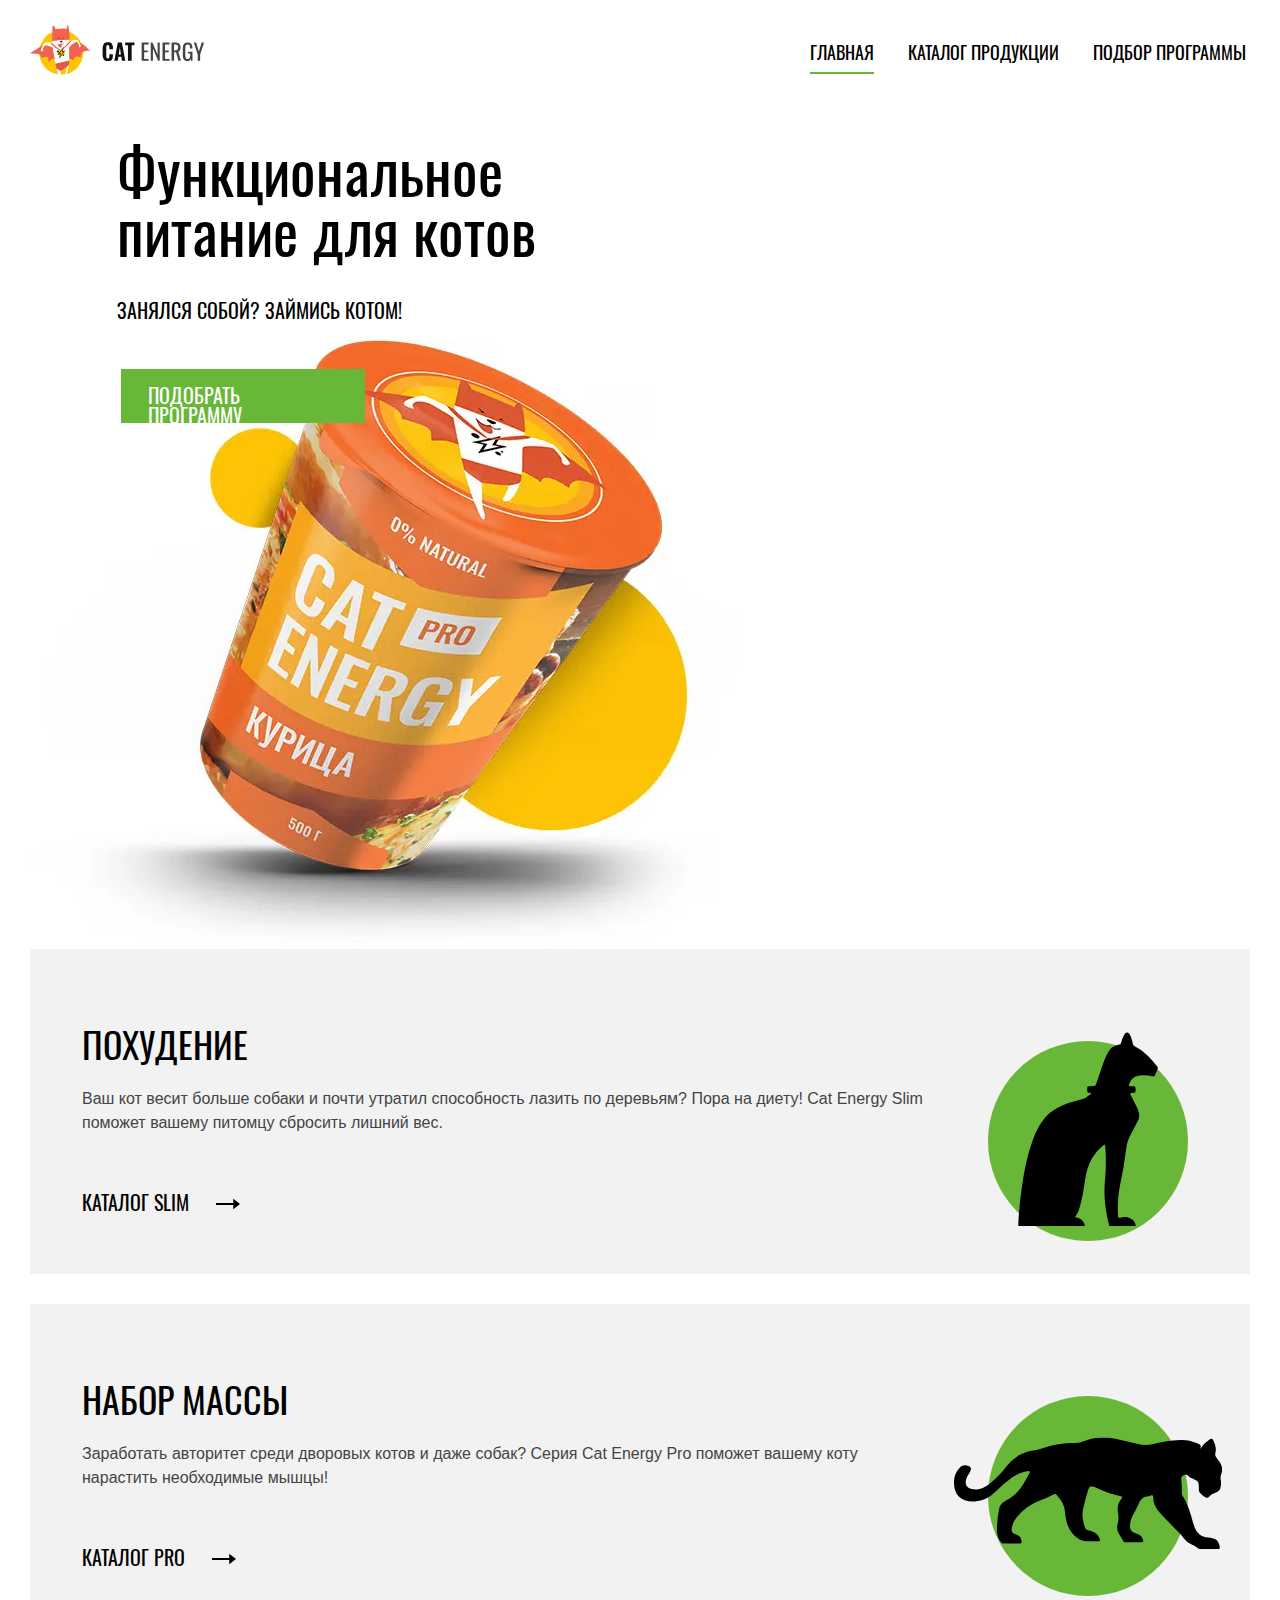
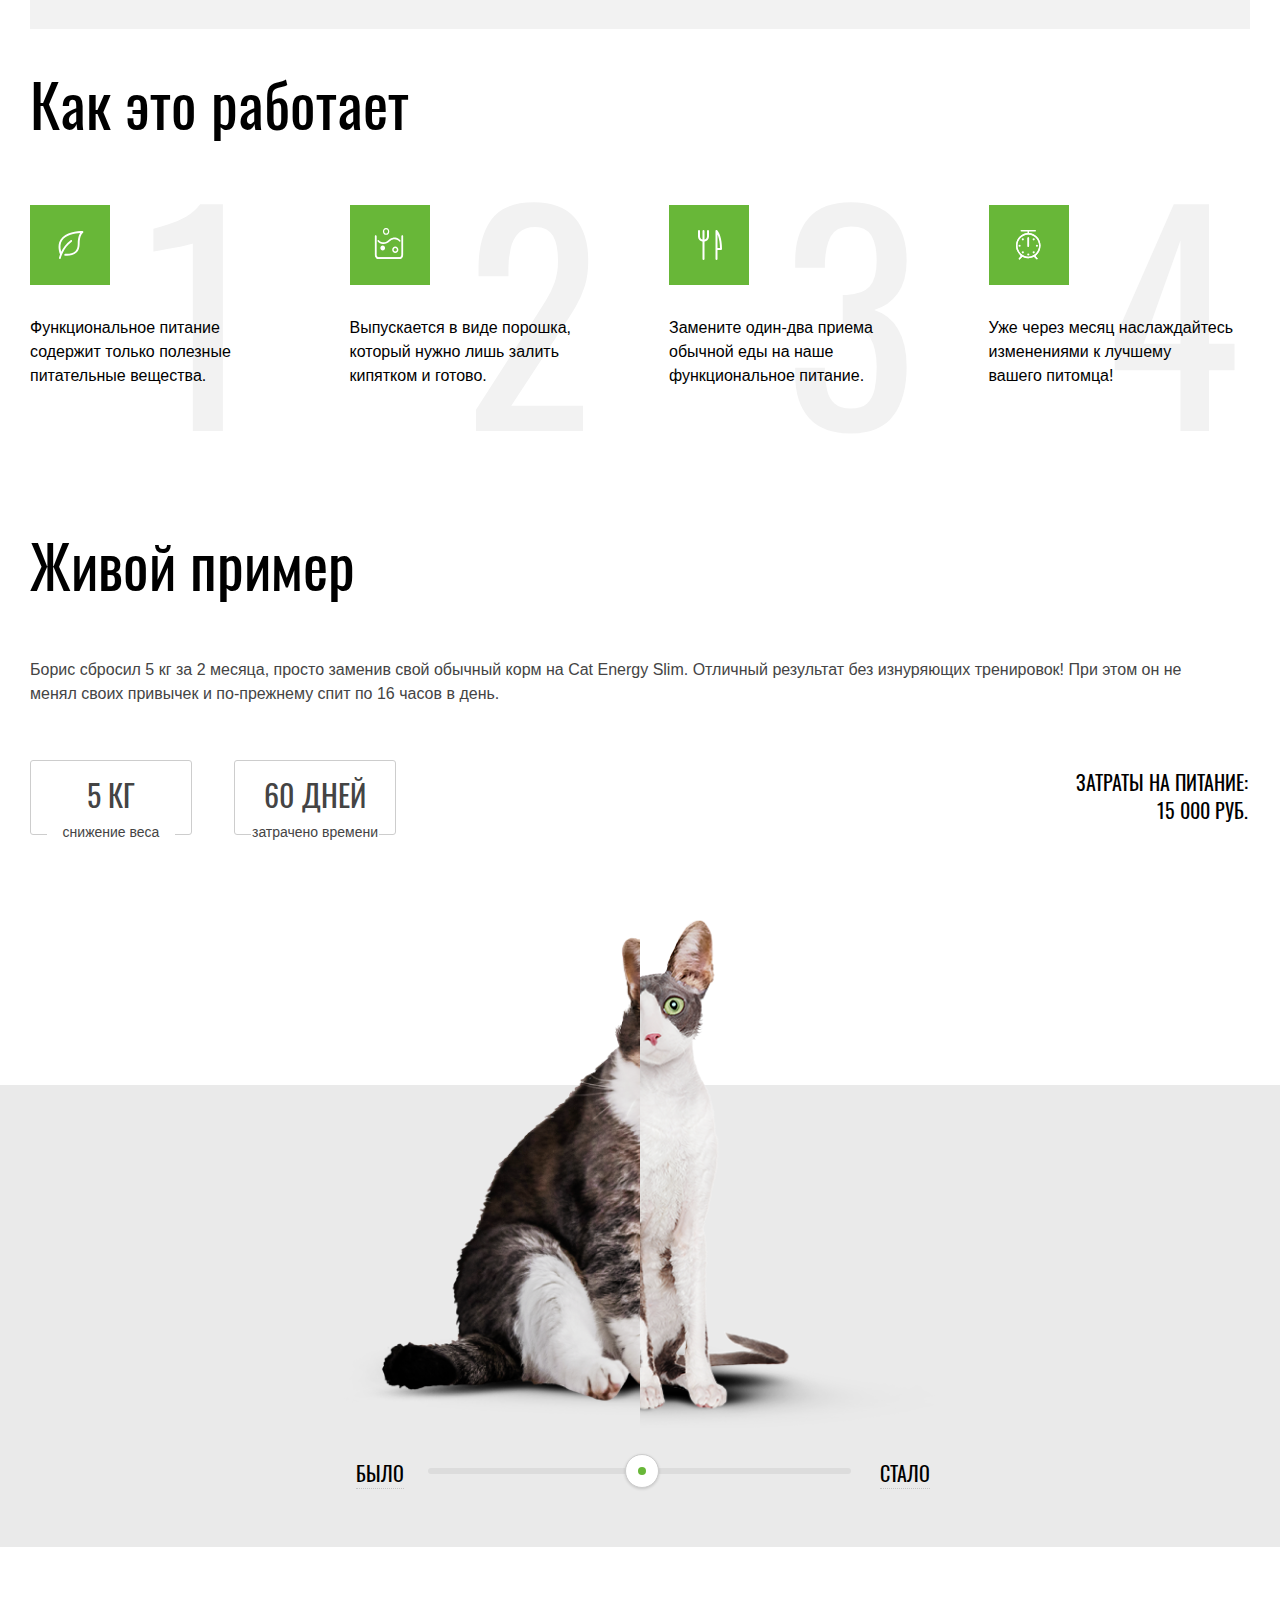
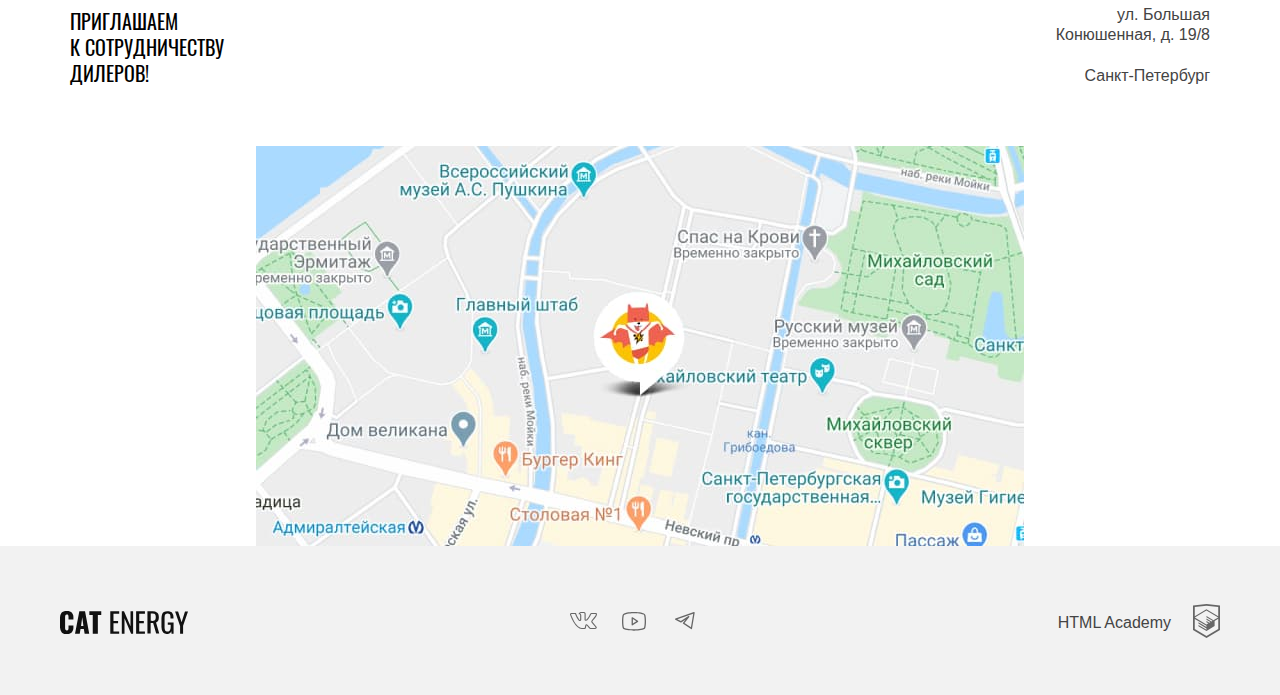
<file: index.html>
<!DOCTYPE html><html class="page" lang="ru"><head><meta charset="utf-8"><meta name="viewport" content="width=device-width,initial-scale=1"><title>HTML Academy: Кэт энерджи</title><link rel="stylesheet" href="css/style.min.css"><link rel="preload" href="fonts/oswaldmedium.woff2" type="font/woff2" as="font" crossorigin="anonymous"><link rel="preload" href="fonts/oswaldregular.woff2" type="font/woff2" as="font" crossorigin="anonymous"><link rel="icon" href="favicon.ico"><link rel="icon" href="img/favicon/icon.svg" type="image/svg+xml"><link rel="apple-touch-icon" href="img/favicon/favicon180.png"><link rel="manifest" href="manifest.webmanifest"></head><body class="page__body"><header class="main-header main-header--background"><div class="main-header__container"><div class="main-header__wrapper"><a class="logo" href="#"><picture><source media="(min-width: 1440px)" srcset="img/logo/logo-desktop.svg" width="202" height="59"><source media="(min-width: 768px)" srcset="img/logo/logo-tablet.svg" width="174" height="52"><img class="logo__image" src="img/logo/logo-mobile.svg" width="33" height="38" alt="Логотип."></picture><img class="logo__title logo__title--header" src="img/logo/logo-title.svg" width="101" height="18" alt="Магазин Кэт энерджи."></a></div><nav class="main-nav main-nav--closed main-nav--nojs"><button class="main-nav__toggle" type="button"><span class="visually-hidden">Открыть меню</span></button><ul class="main-nav__list main-nav__list--light"><li class="main-nav__item main-nav__item--active"><a class="main-nav__link">Главная</a></li><li class="main-nav__item"><a class="main-nav__link" href="catalog.html">Каталог продукции</a></li><li class="main-nav__item"><a class="main-nav__link" href="form.html">Подбор программы</a></li></ul></nav></div></header><main class="page__main"><section class="header"><div class="header__wrapper"><h1 class="header__title">Функциональное питание для котов</h1><p class="header__text">Занялся собой? Займись котом!</p><picture><source type="image/webp" media="(min-width: 1440px)" srcset="img/index/index-can-desktop.webp, img/index/index-can-desktop@2x.webp 2x"><source type="image/webp" media="(min-width: 768px)" srcset="img/index/index-can-tablet.webp, img/index/index-can-tablet@2x.webp 2x"><source type="image/webp" srcset="img/index/index-can-mobile.webp, img/index/index-can-mobile@2x.webp 2x"><source media="(min-width: 1440px)" srcset="img/index/index-can-desktop.png, img/index/index-can-desktop@2x.png 2x"><source media="(min-width: 768px)" srcset="img/index/index-can-tablet.png, img/index/index-can-tablet@2x.png 2x"><img class="header__image" src="img/index/index-can-mobile.png" width="280" height="270" srcset="img/index/index-can-mobile@2x.png 2x" alt="Образец Кэт энерджи курица."></picture></div><div class="header__link-wrapper"><a class="header__link" href="form.html">Подобрать программу</a></div></section><section class="program"><div class="program__wrapper"><h2 class="visually-hidden">Предлагаемые программы</h2><div class="program__item"><div class="program__icon-wrapper"><svg class="program__icon program__icon--slim" width="36" height="50" viewBox="0 0 36 50"><use href="img/sprite.svg#cat-slim"></use></svg></div><h3 class="program__title">Похудение</h3><p class="program__description">Ваш кот весит больше собаки и почти утратил способность лазить по деревьям? Пора на диету! Cat Energy Slim поможет вашему питомцу сбросить лишний вес.</p><a class="program__link" href="catalog.html"><span class="program__text-link">Каталог slim</span> <svg class="program__arrow-link" width="24" height="12"><use href="img/sprite.svg#arrow"></use></svg></a></div><div class="program__item"><div class="program__icon-wrapper"><svg class="program__icon" width="67" height="28" viewBox="0 0 67 28"><use href="img/sprite.svg#cat-pro"></use></svg></div><h3 class="program__title">Набор массы</h3><p class="program__description">Заработать авторитет среди дворовых котов и даже собак? Серия Cat Energy Pro поможет вашему коту нарастить необходимые мышцы!</p><a class="program__link" href="catalog.html"><span class="program__text-link">Каталог pro</span> <svg class="program__arrow-link" width="24" height="12"><use href="img/sprite.svg#arrow"></use></svg></a></div></div></section><section class="advantages"><div class="advantages__wrapper"><h2 class="advantages__title">Как это работает</h2><ul class="advantages__list"><li class="advantages__item advantages__item"><span class="advantages__number">1</span><p class="advantages__description">Функциональное питание содержит только полезные питательные вещества.</p></li><li class="advantages__item advantages__item--ready"><span class="advantages__number">2</span><p class="advantages__description">Выпускается в виде порошка, который нужно лишь залить кипятком и готово.</p></li><li class="advantages__item advantages__item--nutrition"><span class="advantages__number">3</span><p class="advantages__description">Замените один-два приема обычной еды на наше функциональное питание.</p></li><li class="advantages__item advantages__item--effect"><span class="advantages__number">4</span><p class="advantages__description">Уже через месяц наслаждайтесь изменениями к лучшему вашего&nbsp;питомца!</p></li></ul></div></section><section class="example"><div class="example__wrapper"><div class="example__block"><h2 class="example__title">Живой пример</h2><p class="example__description">Борис сбросил 5 кг за 2 месяца, просто заменив свой обычный корм на Cat Energy Slim. Отличный результат без изнуряющих тренировок! При этом он не менял своих привычек и по-прежнему спит по 16 часов в день.</p><div class="example__inner"><ul class="example__list"><li class="example__item"><p class="example__number">5 кг</p><p class="example__desc">снижение веса</p></li><li class="example__item"><p class="example__number">60 дней</p><p class="example__desc">затрачено времени</p></li></ul><p class="example__text"><span>Затраты на питание:</span> <span>15 000 руб.</span></p></div></div><div class="example__block"><div class="example__image-block"><div class="example__image example__image--before"></div><div class="example__image example__image--after"></div></div><div class="example__range-block"><button class="example__range example__range--before" type="button">Было</button><div class="example__range-scale"><button class="example__range-bar" type="" button></button></div><button class="example__range example__range--after" type="button">Стало</button></div></div></div></section><section class="location"><div class="location__address-wrapper"><div class="location__address-block"><h2 class="location__title">Приглашаем к&nbsp;сотрудничеству дилеров!</h2><div class="location__address"><p class="location__street">ул. Большая Конюшенная, д. 19/8</p><p class="location__city">Санкт-Петербург</p></div></div></div><div class="location__map-wrapper"><iframe class="location__map" src="https://www.google.com/maps/embed?pb=!1m18!1m12!1m3!1d1998.6037999040354!2d30.322010416394033!3d59.938716271971415!2m3!1f0!2f0!3f0!3m2!1i1024!2i768!4f13.1!3m3!1m2!1s0x4696310fca5ba729%3A0xea9c53d4493c879f!2sBolshaya+Konyushennaya+ul.%2C+19%2C+Sankt-Peterburg%2C+Russia%2C+191186!5e0!3m2!1sen!2s!4v1441888483426" width="320" height="362" allowfullscreen title="Офис компании по адресу ул. Большая Конюшенная, 19/8, г.Санкт-Петербург"></iframe></div></section></main><footer class="main-footer"><div class="main-footer__wrapper"><h2 class="visually-hidden">Давайте дружить!</h2><div class="main-footer__logo-wrapper"><a class="logo" href="#"><img class="logo__title" src="img/logo/logo-title.svg" width="128" height="24" alt="Вернуться на главную страницу."></a></div><div class="main-footer__social social"><ul class="social__list"><li class="social__item"><a class="social__link social__link--vk" href="https://vk.com/htmlacademy"><svg class="social__icon" width="27" height="17"><use href="img/sprite.svg#vk"></use></svg> <span class="visually-hidden">Мы В контактах</span></a></li><li class="social__item"><a class="social__link social__link--youtube" href="https://www.youtube.com/user/htmlacademyru"><svg class="social__icon" width="24" height="19"><use href="img/sprite.svg#youtube"></use></svg> <span class="visually-hidden">Мы в Ютюбе</span></a></li><li class="social__item"><a class="social__link social__link--telegram" href="https://t.me/htmlacademy"><svg class="social__icon" width="20" height="18" viewBox="0 0 20 18"><use href="img/sprite.svg#telegram"></use></svg> <span class="visually-hidden">Мы в Телеграм</span></a></li></ul></div><div class="main-footer__developer developer"><a class="developer__link" href="https://htmlacademy.ru/intensive/adaptive" aria-label="Сайт HTML Academy"><span class="developer__title">HTML Academy</span> </a><a class="developer__link" href="https://htmlacademy.ru/intensive/adaptive"><svg class="developer__icon" width="27" height="34"><use href="img/sprite.svg#htmlacademy"></use></svg></a></div></div></footer><script src="js/script.js"></script></body></html>
</file>
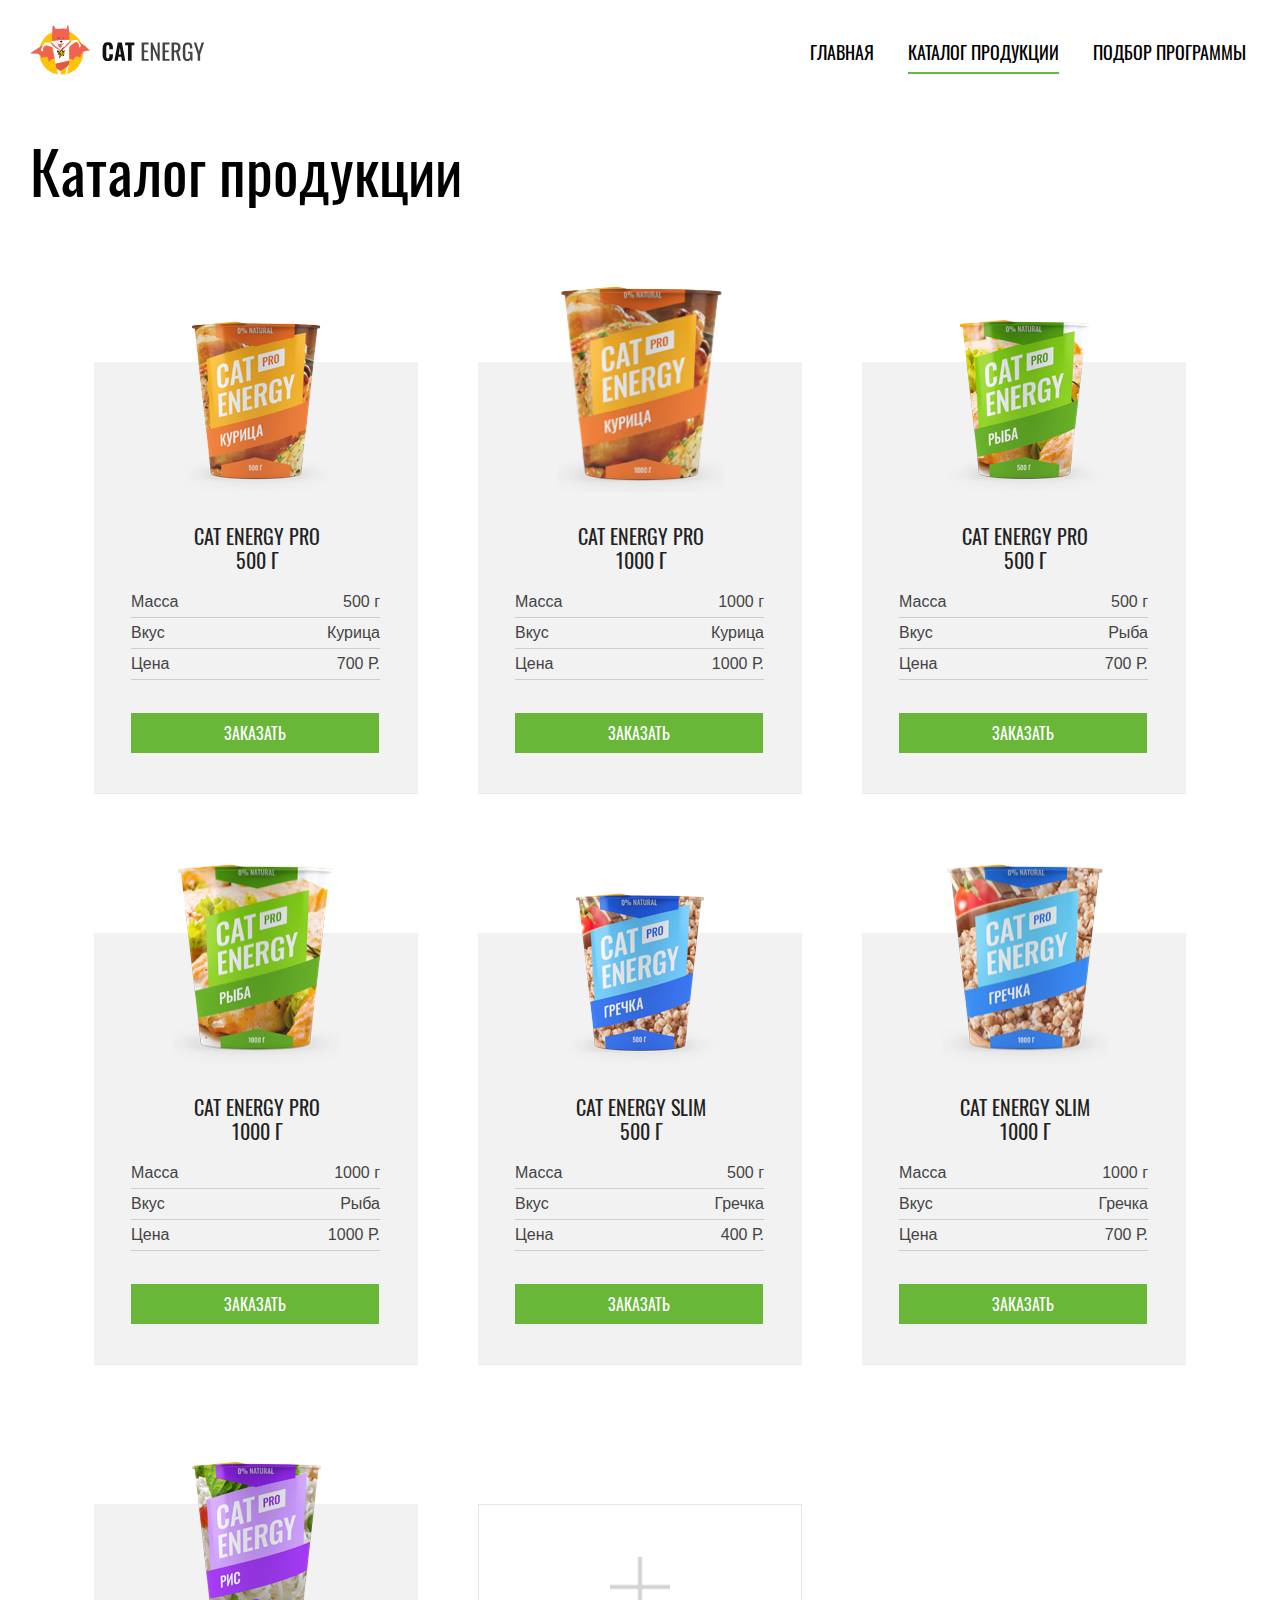
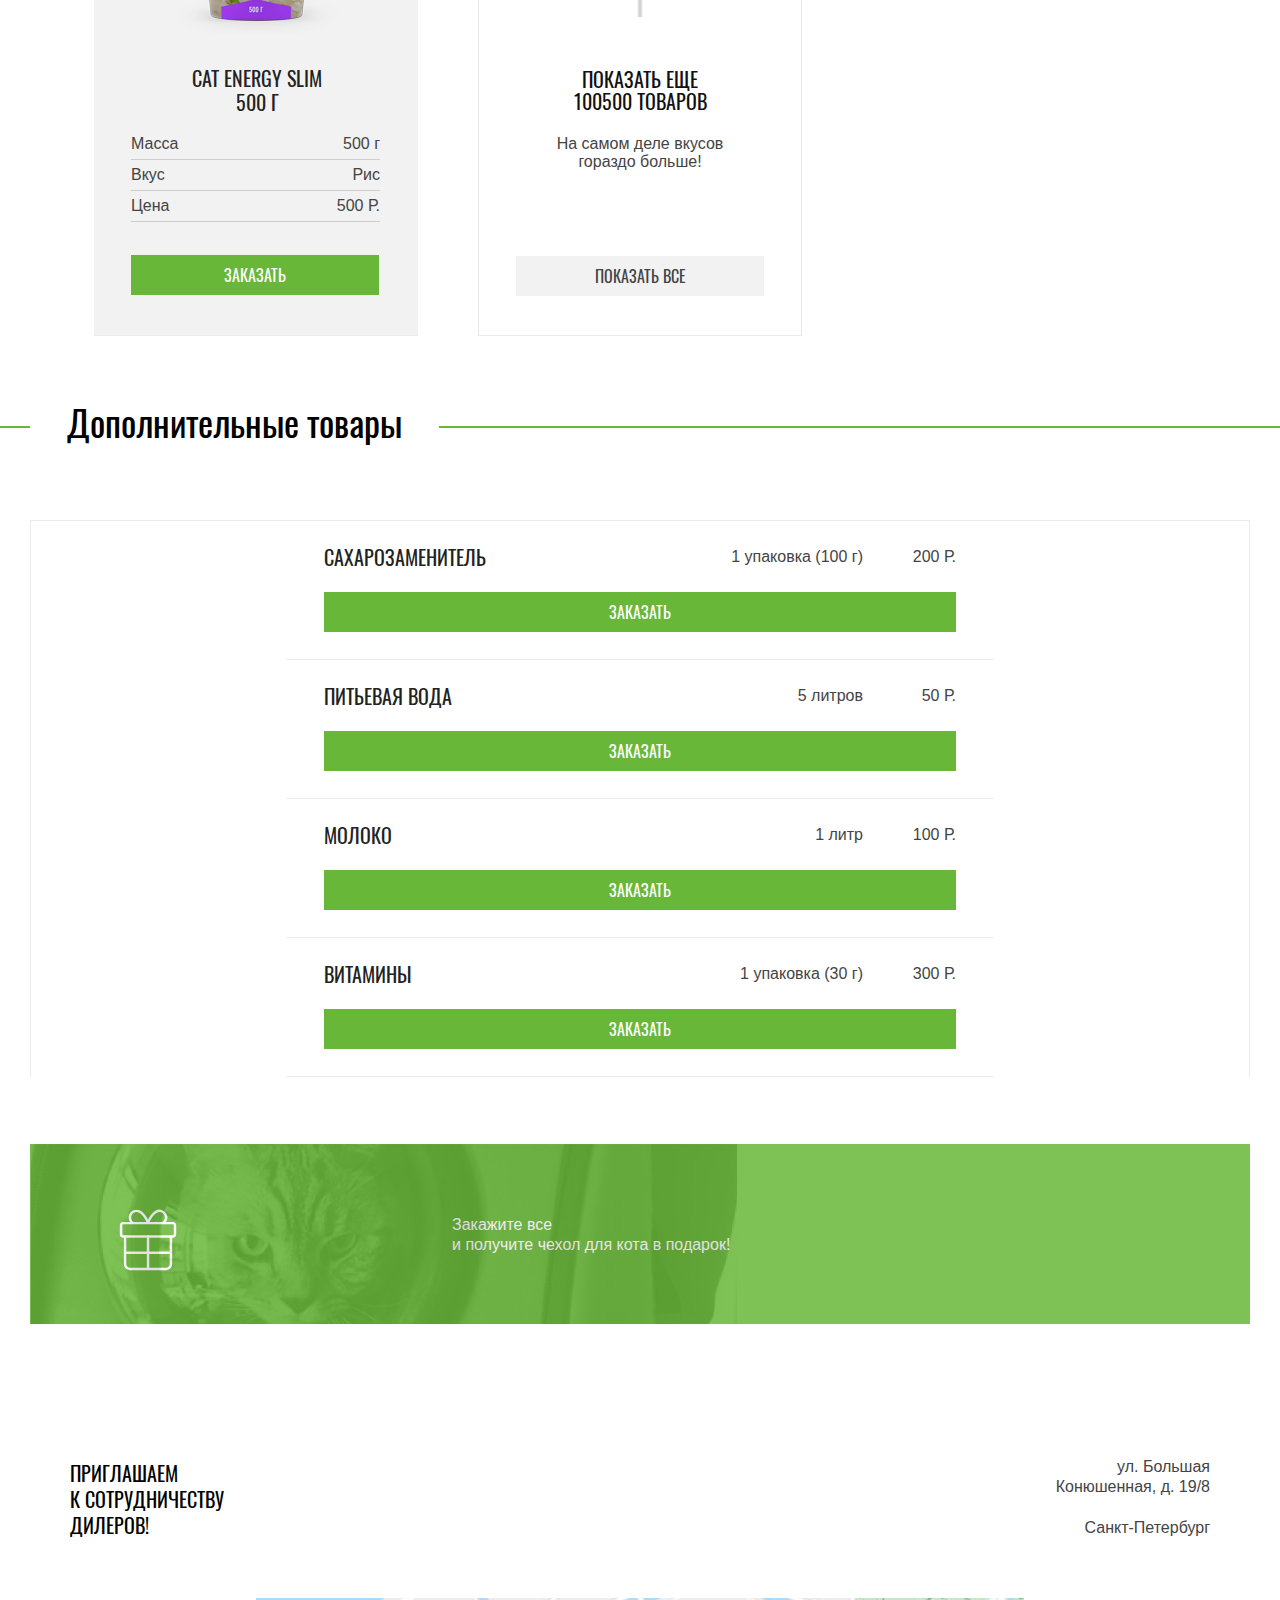
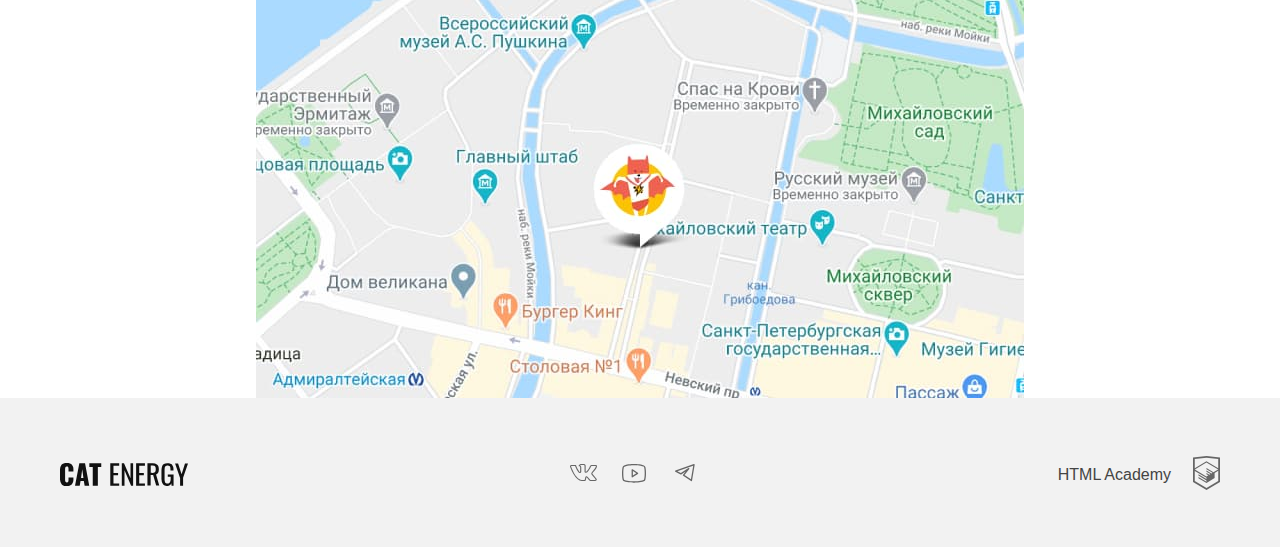
<file: catalog.html>
<!DOCTYPE html><html class="page" lang="ru"><head><meta charset="UTF-8"><meta name="viewport" content="width=device-width,initial-scale=1"><title>HTML Academy: Кэт энерджи</title><link rel="stylesheet" href="css/style.min.css"><link rel="preload" href="fonts/oswaldmedium.woff2" type="font/woff2" as="font" crossorigin="anonymous"><link rel="preload" href="fonts/oswaldregular.woff2" type="font/woff2" as="font" crossorigin="anonymous"><link rel="icon" href="favicon.ico"><link rel="icon" href="img/favicon/icon.svg" type="image/svg+xml"><link rel="apple-touch-icon" href="img/favicon/favicon180.png"><link rel="manifest" href="manifest.webmanifest"></head><body class="page__body"><header class="main-header"><div class="main-header__container"><div class="main-header__wrapper"><a class="logo" href="index.html"><picture><source media="(min-width: 1440px)" srcset="img/logo/logo-desktop.svg" width="202" height="59"><source media="(min-width: 768px)" srcset="img/logo/logo-tablet.svg" width="174" height="52"><img class="logo__image" src="img/logo/logo-mobile.svg" width="33" height="38" alt="Логотип."></picture><img class="logo__title logo__title--header" src="img/logo/logo-title.svg" width="101" height="18" alt="Магазин Кэт энерджи."></a></div><nav class="main-nav main-nav--closed main-nav--nojs"><button class="main-nav__toggle" type="button"><span class="visually-hidden">Открыть меню</span></button><ul class="main-nav__list"><li class="main-nav__item"><a class="main-nav__link" href="index.html">Главная</a></li><li class="main-nav__item main-nav__item--active"><a class="main-nav__link">Каталог продукции</a></li><li class="main-nav__item"><a class="main-nav__link" href="form.html">Подбор программы</a></li></ul></nav></div></header><main class="page__main"><section class="header-inner"><div class="header-inner__wrapper"><h1 class="header-inner__title">Каталог продукции</h1></div></section><section class="catalog"><h2 class="visually-hidden">Основные товары</h2><div class="catalog__wrapper"><ul class="catalog__list"><li class="catalog__item"><div class="catalog__item-inner"><a class="catalog__image-link catalog__image-link--small" href="#"><picture><source media="(min-width: 1440px)" srcset="img/catalog/catalog1-desktop.png, img/catalog/catalog1-desktop@2x.png 2x"><source media="(min-width: 768px)" srcset="img/catalog/catalog1-tablet.png, img/catalog/catalog1-tablet@2x.png 2x"><img class="catalog__image" src="img/catalog/catalog1-mobile.png" width="68" height="86" srcset="img/catalog/catalog1-mobile@2x.png 2x" alt="Кэт энерджи про курица 500 грамм."></picture></a><div class="catalog__box"><a class="catalog__title-link" href="#"><p class="catalog__title">Cat energy pro 500 г</p></a><table class="catalog__content"><tr><td class="catalog__option">Масса</td><td class="catalog__value">500 г</td></tr><tr><td class="catalog__option">Вкус</td><td class="catalog__value">Курица</td></tr><tr><td class="catalog__option">Цена</td><td class="catalog__value">700 Р.</td></tr></table></div><a class="button catalog__order-btn" href="#">Заказать</a></div></li><li class="catalog__item"><div class="catalog__item-inner"><a class="catalog__image-link" href="#"><picture><source media="(min-width: 1440px)" srcset="img/catalog/catalog2-desktop.png, img/catalog/catalog2-desktop@2x.png 2x"><source media="(min-width: 768px)" srcset="img/catalog/catalog2-tablet.png, img/catalog/catalog2-tablet@2x.png 2x"><img class="catalog__image" src="img/catalog/catalog2-mobile.png" width="84" height="100" srcset="img/catalog/catalog2-mobile@2x.png 2x" alt="Кэт энерджи про курица 1000 грамм."></picture></a><div class="catalog__box"><a class="catalog__title-link" href="#"><p class="catalog__title">Cat energy pro 1000 г</p></a><table class="catalog__content"><tr><td class="catalog__option">Масса</td><td class="catalog__value">1000 г</td></tr><tr><td class="catalog__option">Вкус</td><td class="catalog__value">Курица</td></tr><tr><td class="catalog__option">Цена</td><td class="catalog__value">1000 Р.</td></tr></table></div><a class="button catalog__order-btn" href="#">Заказать</a></div></li><li class="catalog__item"><div class="catalog__item-inner"><a class="catalog__image-link catalog__image-link--small" href="#"><picture><source media="(min-width: 1440px)" srcset="img/catalog/catalog3-desktop.png, img/catalog/catalog3-desktop@2x.png 2x"><source media="(min-width: 768px)" srcset="img/catalog/catalog3-tablet.png, img/catalog/catalog3-tablet@2x.png 2x"><img class="catalog__image" src="img/catalog/catalog3-mobile.png" width="68" height="78" srcset="img/catalog/catalog3-mobile@2x.png 2x" alt="Кэт энерджи про рыба 500 грамм."></picture></a><div class="catalog__box"><a class="catalog__title-link" href="#"><p class="catalog__title">Cat energy pro 500 г</p></a><table class="catalog__content"><tr><td class="catalog__option">Масса</td><td class="catalog__value">500 г</td></tr><tr><td class="catalog__option">Вкус</td><td class="catalog__value">Рыба</td></tr><tr><td class="catalog__option">Цена</td><td class="catalog__value">700 Р.</td></tr></table></div><a class="button catalog__order-btn" href="#">Заказать</a></div></li><li class="catalog__item"><div class="catalog__item-inner"><a class="catalog__image-link" href="#"><picture><source media="(min-width: 1440px)" srcset="img/catalog/catalog4-desktop.png, img/catalog/catalog4-desktop@2x.png 2x"><source media="(min-width: 768px)" srcset="img/catalog/catalog4-tablet.png, img/catalog/catalog4-tablet@2x.png 2x"><img class="catalog__image" src="img/catalog/catalog4-mobile.png" width="84" height="100" srcset="img/catalog/catalog4-mobile@2x.png 2x" alt="Кэт энерджи про рыба 1000 грамм."></picture></a><div class="catalog__box"><a class="catalog__title-link" href="#"><p class="catalog__title">Cat energy pro 1000 г</p></a><table class="catalog__content"><tr><td class="catalog__option">Масса</td><td class="catalog__value">1000 г</td></tr><tr><td class="catalog__option">Вкус</td><td class="catalog__value">Рыба</td></tr><tr><td class="catalog__option">Цена</td><td class="catalog__value">1000 Р.</td></tr></table></div><a class="button catalog__order-btn" href="#">Заказать</a></div></li><li class="catalog__item"><div class="catalog__item-inner"><a class="catalog__image-link catalog__image-link--small" href="#"><picture><source media="(min-width: 1440px)" srcset="img/catalog/catalog5-desktop.png, img/catalog/catalog5-desktop@2x.png 2x"><source media="(min-width: 768px)" srcset="img/catalog/catalog5-tablet.png, img/catalog/catalog5-tablet@2x.png 2x"><img class="catalog__image" src="img/catalog/catalog5-mobile.png" width="68" height="78" srcset="img/catalog/catalog5-mobile@2x.png 2x" alt="Кэт энерджи слим гречка 500 грамм."></picture></a><div class="catalog__box"><a class="catalog__title-link" href="#"><p class="catalog__title">Cat energy slim 500 г</p></a><table class="catalog__content"><tr><td class="catalog__option">Масса</td><td class="catalog__value">500 г</td></tr><tr><td class="catalog__option">Вкус</td><td class="catalog__value">Гречка</td></tr><tr><td class="catalog__option">Цена</td><td class="catalog__value">400 Р.</td></tr></table></div><a class="button catalog__order-btn" href="#">Заказать</a></div></li><li class="catalog__item"><div class="catalog__item-inner"><a class="catalog__image-link" href="#"><picture><source media="(min-width: 1440px)" srcset="img/catalog/catalog6-desktop.png, img/catalog/catalog6-desktop@2x.png 2x"><source media="(min-width: 768px)" srcset="img/catalog/catalog6-tablet.png, img/catalog/catalog6-tablet@2x.png 2x"><img class="catalog__image" src="img/catalog/catalog6-mobile.png" width="84" height="100" srcset="img/catalog/catalog6-mobile@2x.png 2x" alt="Кэт энерджи слим гречка 1000 грамм."></picture></a><div class="catalog__box"><a class="catalog__title-link" href="#"><p class="catalog__title">Cat energy slim 1000 г</p></a><table class="catalog__content"><tr><td class="catalog__option">Масса</td><td class="catalog__value">1000 г</td></tr><tr><td class="catalog__option">Вкус</td><td class="catalog__value">Гречка</td></tr><tr><td class="catalog__option">Цена</td><td class="catalog__value">700 Р.</td></tr></table></div><a class="button catalog__order-btn" href="#">Заказать</a></div></li><li class="catalog__item"><div class="catalog__item-inner"><a class="catalog__image-link catalog__image-link--small" href="#"><picture><source media="(min-width: 1440px)" srcset="img/catalog/catalog7-desktop.png, img/catalog/catalog7-desktop@2x.png 2x"><source media="(min-width: 768px)" srcset="img/catalog/catalog7-tablet.png, img/catalog/catalog7-tablet@2x.png 2x"><img class="catalog__image" src="img/catalog/catalog7-mobile.png" width="72" height="84" srcset="img/catalog/catalog7-mobile@2x.png 2x" alt="Кэт энерджи слим рис 500 грамм."></picture></a><div class="catalog__box"><a class="catalog__title-link" href="#"><p class="catalog__title">Cat energy slim 500 г</p></a><table class="catalog__content"><tr><td class="catalog__option">Масса</td><td class="catalog__value">500 г</td></tr><tr><td class="catalog__option">Вкус</td><td class="catalog__value">Рис</td></tr><tr><td class="catalog__option">Цена</td><td class="catalog__value">500 Р.</td></tr></table></div><a class="button catalog__order-btn" href="#">Заказать</a></div></li><li class="catalog__item all-list"><div class="all-list__inner"><p class="all-list__title">Показать еще 100500 товаров</p><p class="all-list__text">На самом деле вкусов гораздо больше!</p><a class="button all-list__show-more button--light" href="#">Показать все</a></div></li></ul></div></section><section class="add-catalog"><div class="add-catalog__header"><h2 class="add-catalog__title add-catalog__title--line">Дополнительные товары</h2></div><div class="add-catalog__wrapper"><ul class="add-catalog__list"><li class="add-catalog__item"><p class="add-catalog__item-title">Сахарозаменитель</p><table class="add-catalog__content"><tr><td class="add-catalog__option">1 упаковка (100 г)</td><td class="add-catalog__value">200 Р.</td></tr></table><a class="button add-catalog__order-btn" href="#">Заказать</a></li><li class="add-catalog__item"><p class="add-catalog__item-title">Питьевая вода</p><table class="add-catalog__content"><tr><td class="add-catalog__option">5 литров</td><td class="add-catalog__value">50 Р.</td></tr></table><a class="button add-catalog__order-btn" href="#">Заказать</a></li><li class="add-catalog__item"><p class="add-catalog__item-title">Молоко</p><table class="add-catalog__content"><tr><td class="add-catalog__option">1 литр</td><td class="add-catalog__value">100 Р.</td></tr></table><a class="button add-catalog__order-btn" href="#">Заказать</a></li><li class="add-catalog__item"><p class="add-catalog__item-title">Витамины</p><table class="add-catalog__content"><tr><td class="add-catalog__option">1 упаковка (30 г)</td><td class="add-catalog__value">300 Р.</td></tr></table><a class="button add-catalog__order-btn" href="#">Заказать</a></li></ul><div class="add-catalog__gift-box"><h2 class="visually-hidden">Подарок для вас!</h2><div class="add-catalog__gift"><p class="add-catalog__gift-text">Закажите все<br>и получите чехол для кота в подарок!</p></div></div></div></section><section class="location"><div class="location__address-wrapper"><div class="location__address-block"><h2 class="location__title">Приглашаем к&nbsp;сотрудничеству дилеров!</h2><div class="location__address"><p class="location__street">ул. Большая Конюшенная, д. 19/8</p><p class="location__city">Санкт-Петербург</p></div></div></div><div class="location__map-wrapper"><iframe class="location__map" src="https://www.google.com/maps/embed?pb=!1m18!1m12!1m3!1d1998.6037999040354!2d30.322010416394033!3d59.938716271971415!2m3!1f0!2f0!3f0!3m2!1i1024!2i768!4f13.1!3m3!1m2!1s0x4696310fca5ba729%3A0xea9c53d4493c879f!2sBolshaya+Konyushennaya+ul.%2C+19%2C+Sankt-Peterburg%2C+Russia%2C+191186!5e0!3m2!1sen!2s!4v1441888483426" allowfullscreen title="Офис компании по адресу ул. Большая Конюшенная, 19/8, г.Санкт-Петербург"></iframe></div></section></main><footer class="main-footer"><div class="main-footer__wrapper"><h2 class="visually-hidden">Давайте дружить!</h2><div class="main-footer__logo-wrapper"><a class="logo" href="index.html"><img class="logo__title" src="img/logo/logo-title.svg" width="128" height="24" alt="Вернуться на главную страницу."></a></div><div class="main-footer__social social"><ul class="social__list"><li class="social__item"><a class="social__link social__link--vk" href="https://vk.com/htmlacademy"><svg class="social__icon" width="27" height="17"><use href="img/sprite.svg#vk"></use></svg> <span class="visually-hidden">Мы В контактах</span></a></li><li class="social__item"><a class="social__link social__link--youtube" href="https://www.youtube.com/user/htmlacademyru"><svg class="social__icon" width="24" height="19"><use href="img/sprite.svg#youtube"></use></svg> <span class="visually-hidden">Мы в Ютюбе</span></a></li><li class="social__item"><a class="social__link social__link--telegram" href="https://t.me/htmlacademy"><svg class="social__icon" width="20" height="18"><use href="img/sprite.svg#telegram"></use></svg> <span class="visually-hidden">Мы в Телеграм</span></a></li></ul></div><div class="main-footer__developer developer"><a class="developer__link" href="https://htmlacademy.ru/intensive/adaptive" aria-label="Сайт HTML Academy"><span class="developer__title">HTML Academy</span> </a><a class="developer__link" href="https://htmlacademy.ru/intensive/adaptive"><svg class="developer__icon" width="27" height="34"><use href="img/sprite.svg#htmlacademy"></use></svg></a></div></div></footer><script src="js/script.js"></script></body></html>
</file>
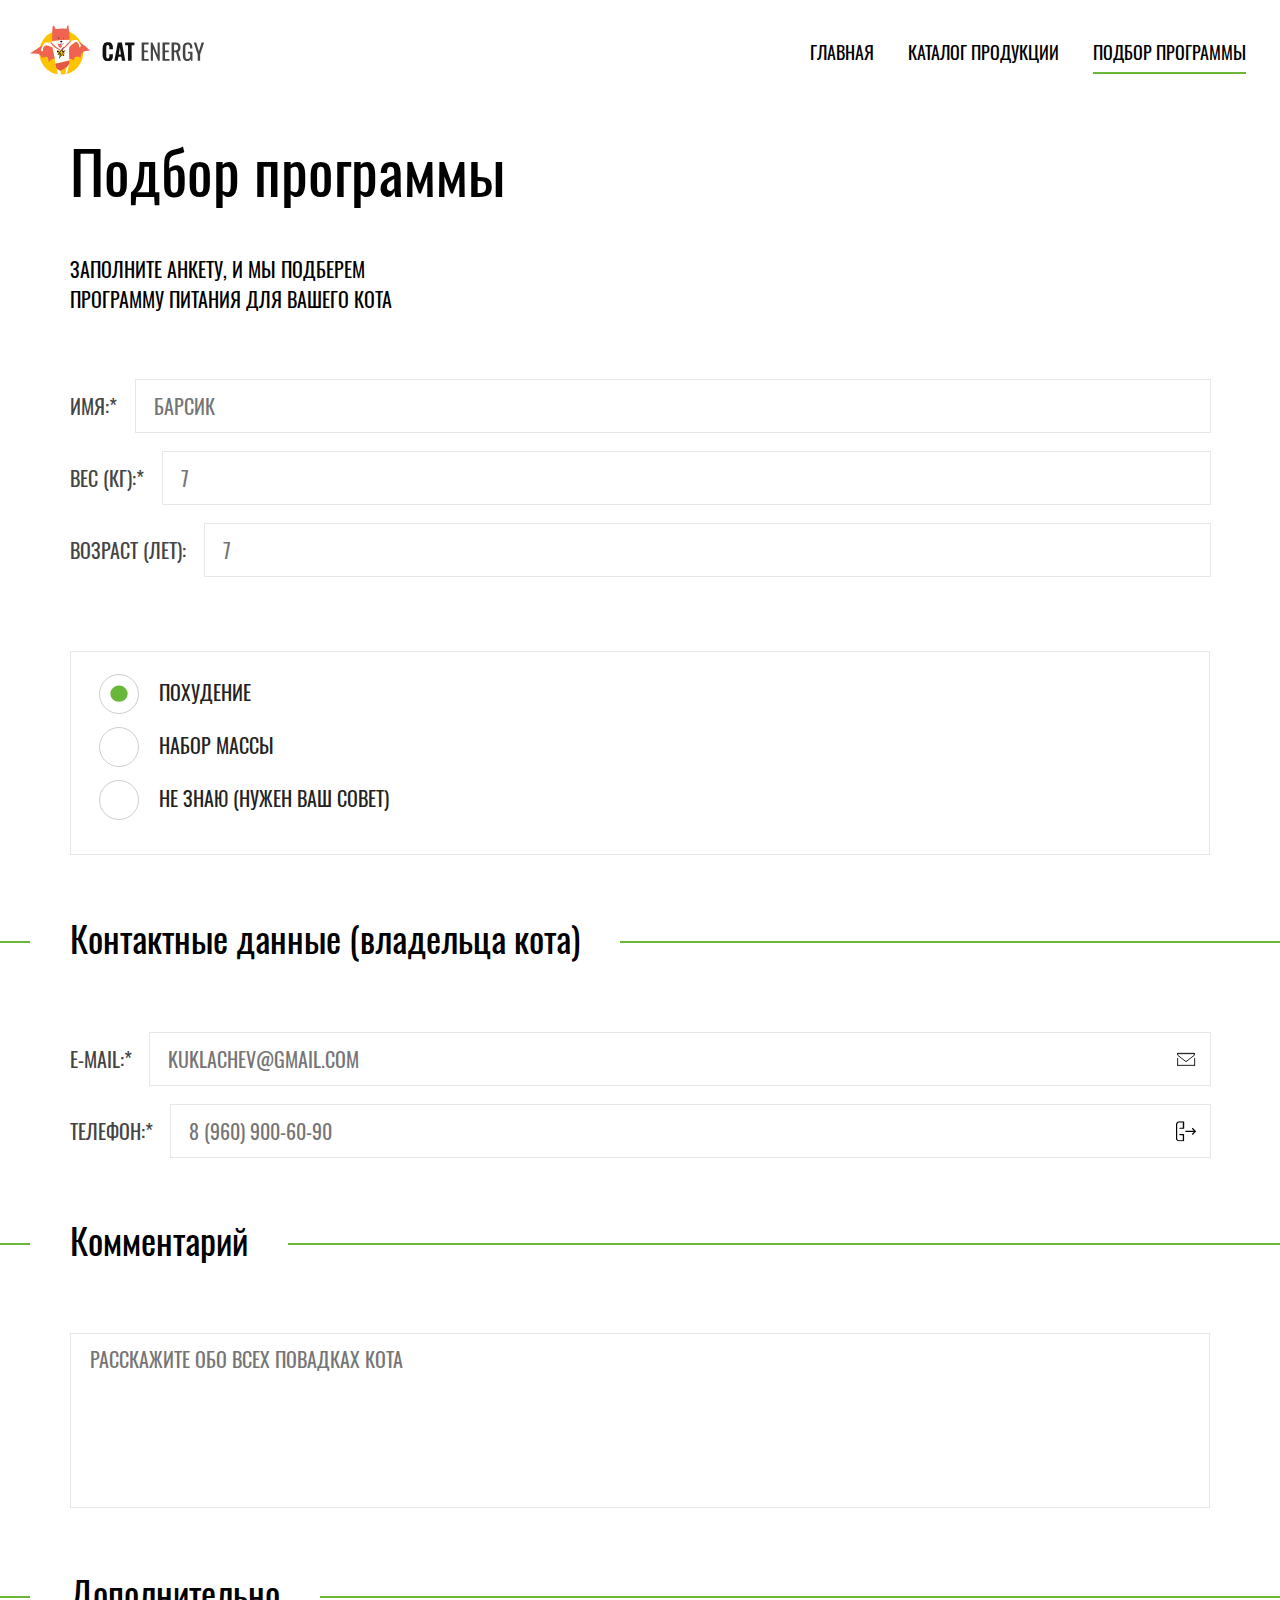
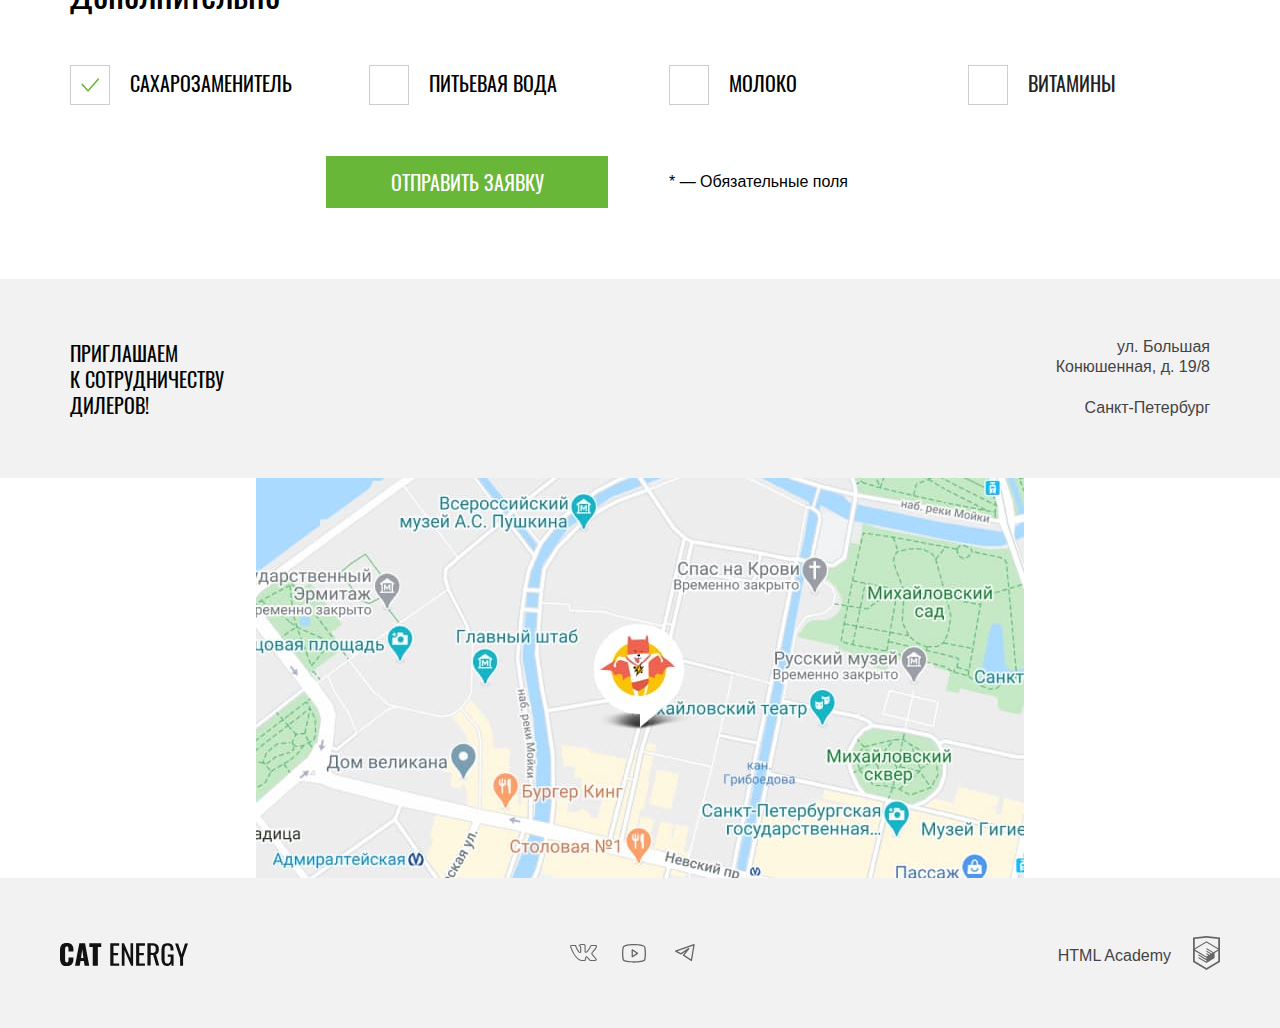
<file: form.html>
<!DOCTYPE html><html class="page" lang="ru"><head><meta charset="UTF-8"><meta name="viewport" content="width=device-width,initial-scale=1"><title>HTML Academy: Кэт энерджи</title><link rel="stylesheet" href="css/style.min.css"><link rel="preload" href="fonts/oswaldmedium.woff2" type="font/woff2" as="font" crossorigin="anonymous"><link rel="preload" href="fonts/oswaldregular.woff2" type="font/woff2" as="font" crossorigin="anonymous"><link rel="icon" href="favicon.ico"><link rel="icon" href="img/favicon/icon.svg" type="image/svg+xml"><link rel="apple-touch-icon" href="img/favicon/favicon180.png"><link rel="manifest" href="manifest.webmanifest"></head><body class="page__body"><header class="main-header"><div class="main-header__container"><div class="main-header__wrapper"><a class="logo" href="index.html"><picture><source media="(min-width: 1440px)" srcset="img/logo/logo-desktop.svg" width="202" height="59"><source media="(min-width: 768px)" srcset="img/logo/logo-tablet.svg" width="174" height="52"><img class="logo__image" src="img/logo/logo-mobile.svg" width="33" height="38" alt="Логотип."></picture><img class="logo__title logo__title--header" src="img/logo/logo-title.svg" width="101" height="18" alt="Магазин Кэт энерджи."></a></div><nav class="main-nav main-nav--closed main-nav--nojs"><button class="main-nav__toggle" type="button"><span class="visually-hidden">Открыть меню</span></button><ul class="main-nav__list"><li class="main-nav__item"><a class="main-nav__link" href="index.html">Главная</a></li><li class="main-nav__item"><a class="main-nav__link" href="catalog.html">Каталог продукции</a></li><li class="main-nav__item main-nav__item--active"><a class="main-nav__link">Подбор программы</a></li></ul></nav></div></header><main class="page__main"><section class="header-inner"><div class="header-inner__wrapper header-inner__wrapper--form"><h1 class="header-inner__title header-inner__title--form">Подбор программы</h1><p class="header-inner__text">Заполните анкету, и мы подберем программу питания для вашего кота</p></div></section><form class="survey-form" action="http://echo.htmlacademy.ru/" method="post"><h2 class="visually-hidden">Персональная информация</h2><div class="survey-form__wrapper-set"><div class="survey-form__set"><div class="survey-form__set-block"><label class="survey-form__label" for="cat-name">Имя:*</label> <input class="survey-form__input" type="text" id="cat-name" name="cat-name" placeholder="Барсик" required></div><div class="survey-form__set-block"><label class="survey-form__label" for="body-mass">Вес (кг):*</label> <input class="survey-form__input" type="number" id="body-mass" name="body-mass" placeholder="7" required></div><div class="survey-form__set-block"><label class="survey-form__label" for="age-years">Возраст (лет):</label> <input class="survey-form__input" type="number" id="age-years" name="age-years" placeholder="7"></div></div><div class="survey-form__set survey-form__set--radio"><ul class="survey-form__list survey-form__list--radio"><li class="survey-form__item"><label class="survey-form__label survey-form__label--radio"><input class="visually-hidden survey-form__input" type="radio" name="program-group" value="slim" checked="checked"> <span class="survey-form__mark"></span> <span class="survey-form__tag">Похудение</span></label></li><li class="survey-form__item"><label class="survey-form__label survey-form__label--radio"><input class="visually-hidden survey-form__input" type="radio" name="program-group" value="pro"> <span class="survey-form__mark"></span> <span class="survey-form__tag">Набор массы</span></label></li><li class="survey-form__item"><label class="survey-form__label survey-form__label--radio"><input class="visually-hidden survey-form__input" type="radio" name="program-group" value="advise"> <span class="survey-form__mark"></span> <span class="survey-form__tag">Не знаю (нужен ваш совет)</span></label></li></ul></div></div><div class="survey-form__set survey-form__set--contact survey-form__set--line"><div class="survey-form__container"><p class="survey-form__title survey-form__title--line">Контактные данные (владельца кота)</p><div class="survey-form__inner-contact"><div class="survey-form__set-block"><label class="survey-form__label survey-form__label--contact">E-mail:* <input class="survey-form__input survey-form__input--contact" type="email" id="contact-email" name="contact-email" placeholder="KUKLACHEV@GMAIL.COM" required> <svg class="survey-form__icon survey-form__icon--email" width="19" height="14"><use href="img/sprite.svg#email-icon"></use></svg></label></div><div class="survey-form__set-block"><label class="survey-form__label survey-form__label--contact">Телефон:* <input class="survey-form__input survey-form__input--contact" type="tel" minlength="9" maxlength="14" id="contact-phone" name="contact-phone" placeholder="8 (960) 900-60-90" required> <svg class="survey-form__icon survey-form__icon--phone" width="20" height="21"><use href="img/sprite.svg#phone-icon"></use></svg></label></div></div></div></div><div class="survey-form__set survey-form__set--comment survey-form__set--line"><div class="survey-form__container"><p class="survey-form__title">Комментарий</p><label class="visually-hidden" for="comment">Напишите комментарий.</label> <textarea class="survey-form__textarea" id="comment" name="comment" rows="7" cols="40" placeholder="Расскажите обо всех повадках кота"></textarea></div></div><div class="survey-form__set survey-form__set--line"><div class="survey-form__container"><p class="survey-form__title">Дополнительно</p><ul class="survey-form__list survey-form__list--checkbox"><li class="survey-form__item survey-form__item--checkbox"><label class="survey-form__label survey-form__label--checkbox"><input class="visually-hidden survey-form__input survey-form__input--checkbox" type="checkbox" name="sweetener" checked="checked"> <span class="survey-form__mark"></span> <span class="survey-form__tag survey-form__tag--checkbox">Сахарозаменитель</span></label></li><li class="survey-form__item"><label class="survey-form__label survey-form__label--checkbox"><input class="visually-hidden survey-form__input" type="checkbox" name="drinking-water"> <span class="survey-form__mark"></span> <span class="survey-form__tag survey-form__tag--checkbox">Питьевая вода</span></label></li><li class="survey-form__item"><label class="survey-form__label survey-form__label--checkbox"><input class="visually-hidden survey-form__input" type="checkbox" name="milk"> <span class="survey-form__mark"></span> <span class="survey-form__tag survey-form__tag--checkbox">Молоко</span></label></li><li class="survey-form__item"><label class="survey-form__label survey-form__label--checkbox"><input class="visually-hidden survey-form__input" type="checkbox" name="vitamins"> <span class="survey-form__mark"></span> <span class="survey-form__tag survey-form__tag--black">Витамины</span></label></li></ul></div></div><div class="survey-form__wrapper"><button class="button survey-form__btn" type="submit">Отправить заявку</button><p class="survey-form__note">* — Обязательные поля</p></div></form><section class="location"><div class="location__address-wrapper"><div class="location__address-block location__address-block--dark"><h2 class="location__title">Приглашаем к&nbsp;сотрудничеству дилеров!</h2><div class="location__address"><p class="location__street">ул. Большая Конюшенная, д. 19/8</p><p class="location__city">Санкт-Петербург</p></div></div></div><div class="location__map-wrapper"><iframe class="location__map" src="https://www.google.com/maps/embed?pb=!1m18!1m12!1m3!1d1998.6037999040354!2d30.322010416394033!3d59.938716271971415!2m3!1f0!2f0!3f0!3m2!1i1024!2i768!4f13.1!3m3!1m2!1s0x4696310fca5ba729%3A0xea9c53d4493c879f!2sBolshaya+Konyushennaya+ul.%2C+19%2C+Sankt-Peterburg%2C+Russia%2C+191186!5e0!3m2!1sen!2s!4v1441888483426" allowfullscreen title="Офис компании по адресу ул. Большая Конюшенная, 19/8, г.Санкт-Петербург"></iframe></div></section></main><footer class="main-footer"><div class="main-footer__wrapper"><h2 class="visually-hidden">Давайте дружить!</h2><div class="main-footer__logo-wrapper"><a class="logo" href="index.html"><img class="logo__title" src="img/logo/logo-title.svg" width="128" height="24" alt="Вернуться на главную страницу."></a></div><div class="main-footer__social social"><ul class="social__list"><li class="social__item"><a class="social__link social__link--vk" href="https://vk.com/htmlacademy"><svg class="social__icon" width="27" height="17"><use href="img/sprite.svg#vk"></use></svg> <span class="visually-hidden">Мы В контактах</span></a></li><li class="social__item"><a class="social__link social__link--youtube" href="https://www.youtube.com/user/htmlacademyru"><svg class="social__icon" width="24" height="19"><use href="img/sprite.svg#youtube"></use></svg> <span class="visually-hidden">Мы в Ютюбе</span></a></li><li class="social__item"><a class="social__link social__link--telegram" href="https://t.me/htmlacademy"><svg class="social__icon" width="20" height="18"><use href="img/sprite.svg#telegram"></use></svg> <span class="visually-hidden">Мы в Телеграм</span></a></li></ul></div><div class="main-footer__developer developer"><a class="developer__link" href="https://htmlacademy.ru/intensive/adaptive" aria-label="Сайт HTML Academy"><span class="developer__title">HTML Academy</span> </a><a class="developer__link" href="https://htmlacademy.ru/intensive/adaptive"><svg class="developer__icon" width="27" height="34"><use href="img/sprite.svg#htmlacademy"></use></svg></a></div></div></footer><script src="js/script.js"></script></body></html>
</file>
<file: css/style.min.css>
/*! normalize.css v8.0.1 | MIT License | github.com/necolas/normalize.css */
html{line-height:1.15;-webkit-text-size-adjust:100%}body{min-width:320px;margin:0 auto;padding:0;font-family:"Oswald","Arial",sans-serif;font-style:normal;font-weight:400;color:#000}details,main{display:block}h1{font-size:2em;margin:.67em 0}hr{box-sizing:content-box;height:0;overflow:visible}code,kbd,pre,samp{font-family:monospace,monospace;font-size:1em}a{background-color:transparent}abbr[title]{border-bottom:none;-webkit-text-decoration:underline dotted;text-decoration:underline dotted}b,strong{font-weight:bolder}small{font-size:80%}sub,sup{font-size:75%;line-height:0;position:relative;vertical-align:baseline}sub{bottom:-.25em}sup{top:-.5em}img{border-style:none;max-width:100%;height:auto}button,input,optgroup,select,textarea{font-family:inherit;font-size:100%;line-height:1.15;margin:0}button,input{overflow:visible}button,select{text-transform:none}[type=button],[type=reset],[type=submit],button{-webkit-appearance:button}[type=button]::-moz-focus-inner,[type=reset]::-moz-focus-inner,[type=submit]::-moz-focus-inner,button::-moz-focus-inner{border-style:none;padding:0}[type=button]:-moz-focusring,[type=reset]:-moz-focusring,[type=submit]:-moz-focusring,button:-moz-focusring{outline:1px dotted ButtonText}fieldset{padding:.35em .75em .625em}legend{color:inherit;display:table;max-width:100%;white-space:normal}progress{vertical-align:baseline}textarea{overflow:auto}[type=checkbox],[type=radio],legend{box-sizing:border-box;padding:0}[type=number]::-webkit-inner-spin-button,[type=number]::-webkit-outer-spin-button{height:auto}[type=search]{-webkit-appearance:textfield;outline-offset:-2px}[type=search]::-webkit-search-decoration{-webkit-appearance:none}::-webkit-file-upload-button{-webkit-appearance:button;font:inherit}summary{display:list-item}[hidden],template{display:none}@font-face{font-family:"Oswald";src:url(../fonts/oswaldmedium.woff2)format("woff2"),url(../fonts/oswaldmedium.woff)format("woff");font-weight:500;font-style:normal;font-display:swap}@font-face{font-family:"Oswald";src:url(../fonts/oswaldregular.woff2)format("woff2"),url(../fonts/oswaldregular.woff)format("woff");font-weight:400;font-style:normal;font-display:swap}*,::after,::before{box-sizing:border-box}.visually-hidden{position:absolute;width:1px;height:1px;margin:-1px;padding:0;border:0;clip:rect(0 0 0 0);overflow:hidden}.add-catalog{position:relative}.add-catalog::before{content:"";position:absolute;top:40px;right:0;height:2px;width:100%;background-color:#68b738;z-index:-1}@media (min-width:768px){.add-catalog::before{top:90px}}@media (min-width:1440px){.add-catalog::before{top:97px}.add-catalog__header{margin:0 auto;max-width:1300px}}.add-catalog__title{position:relative;display:inline-block;margin:0 0 36px;padding:25px 20px 0;font-size:24px;line-height:24px;font-weight:400;background-color:#fff}@media (min-width:768px){.add-catalog__title{margin:68px 30px 80px;padding:0 37px;font-size:36px;line-height:36px}}@media (min-width:1440px){.add-catalog__title{margin:76px 0 80px;padding:0 39px;max-width:1300px}}.add-catalog__wrapper{padding:0 20px}@media (min-width:768px){.add-catalog__wrapper{padding:0 30px}}@media (min-width:1440px){.add-catalog__wrapper{display:grid;grid-template-columns:894px 245px;gap:0 80px;margin-bottom:85px;padding:0;justify-content:center}}.add-catalog__list{display:grid;justify-content:center;margin:0;padding:0;list-style-type:none;border-top:1px solid #ebebeb}@media (min-width:768px){.add-catalog__list{padding:0;border:1px solid #ebebeb;border-bottom:none}}@media (min-width:1440px){.add-catalog__list{border:0;border-top:1px solid #ebebeb}}.add-catalog__item{margin:0;padding:13px 0 19px;border-bottom:1px solid #ebebeb}@media (min-width:768px){.add-catalog__item{display:flex;flex-wrap:wrap;justify-content:space-between;width:708px;padding:26px 38px 27px}}@media (min-width:1440px){.add-catalog__item{display:grid;grid-template-columns:324px 326px 244px;width:auto;padding:16px 0 15px;align-items:center}}.add-catalog__item-title{margin:0 0 13px;font-size:16px;line-height:16px;font-weight:400;color:#222;text-transform:uppercase}@media (min-width:768px){.add-catalog__item-title{margin-bottom:25px;font-size:20px;line-height:20px}}@media (min-width:1440px){.add-catalog__item-title{margin-bottom:0}}.add-catalog__content{width:280px;margin-bottom:14px;font-family:"Arial",sans-serif;font-size:14px;line-height:14px;font-weight:400;color:#444;border-collapse:collapse}@media (min-width:768px){.add-catalog__content{width:288px;margin-bottom:25px;font-size:16px;line-height:20px;text-align:end}}@media (min-width:1440px){.add-catalog__content{text-align:start;margin-bottom:0;margin-top:7px}}.add-catalog__option{margin:0;padding:0}.add-catalog__value{margin:0;padding:0;text-align:end}@media (min-width:768px){.add-catalog__value{width:93px}}.add-catalog__order-btn{width:280px}@media (min-width:768px){.add-catalog__order-btn{width:632px}}@media (min-width:1440px){.add-catalog__order-btn{width:244px}}.add-catalog__gift-box{margin:34px 0;background-image:url(../img/catalog/background-gift-mobile.jpg);background-repeat:no-repeat;background-size:cover}@media (-webkit-min-device-pixel-ratio:2),(min-resolution:2dppx){.add-catalog__gift-box{background-image:url(../img/catalog/background-gift-mobile@2x.jpg)}}@media (min-width:768px){.add-catalog__gift-box{margin:67px 0 75px;background-image:url(../img/catalog/background-gift-tablet.jpg);background-size:707px 200px}}@media (min-width:768px) and (-webkit-min-device-pixel-ratio:2),(min-width:768px) and (min-resolution:2dppx){.add-catalog__gift-box{background-image:url(../img/catalog/background-gift-tablet@2x.jpg)}}@media (min-width:1440px){.add-catalog__gift-box{margin:0;background-image:url(../img/catalog/background-gift-desktop.jpg);background-size:245px 289px}}@media (min-width:1440px) and (-webkit-min-device-pixel-ratio:2),(min-width:1440px) and (min-resolution:2dppx){.add-catalog__gift-box{background-image:url(../img/catalog/background-gift-desktop@2x.jpg)}}.add-catalog__gift{background-image:url(../img/catalog/gift.svg);background-repeat:no-repeat;background-position:top 59px center;background-color:#68b738;opacity:85%}@media (min-width:768px){.add-catalog__gift{background-position:top 59px left 79px}}@media (min-width:1440px){.add-catalog__gift{background-position:top 56px center}}.add-catalog__gift-text{margin:0 61px 0 58px;padding:187px 0 43px;font-family:"Arial",sans-serif;font-size:16px;line-height:20px;font-weight:400;text-align:center;color:#fff}@media (min-width:768px){.add-catalog__gift-text{margin:0 120px 0 422px;padding:71px 0 69px;text-align:left}}@media (min-width:1440px){.add-catalog__gift-text{margin:0 41px;padding:185px 0 45px;text-align:center}}.advantages__item::before,.all-list{background-image:url(../img/catalog/plus.png);background-repeat:no-repeat;background-position:top 25px center}@media (min-width:768px){.all-list{background-position:top 52px center;background-size:60px;border:1px solid #e6e6e6}}.all-list__inner{padding-top:59px}@media (min-width:768px){.all-list__inner{padding-top:163px}}.all-list__title{margin:0 0 8px;font-size:16px;line-height:20px;font-weight:400;text-align:center;color:#111;text-transform:uppercase}@media (min-width:768px){.all-list__title{width:170px;margin:0 auto 23px;font-size:20px;line-height:22px}}.all-list__text{margin:0 0 21px;font-family:"Arial",sans-serif;font-size:12px;line-height:16px;font-weight:400;text-align:center;color:#444}@media (min-width:768px){.all-list__text{width:170px;margin:0 auto 85px;font-size:16px;line-height:18px}}.advantages{padding:0 20px;margin-bottom:29px}@media (min-width:768px){.advantages{padding:0 30px;margin-bottom:52px}}@media (min-width:1440px){.advantages{width:1300px;padding:0 40px;margin:0 auto 26px}}.advantages__title{margin:0 0 40px;padding:0;font-size:36px;line-height:40px;font-weight:400}@media (min-width:768px){.advantages__title{margin-bottom:32px;font-size:60px;line-height:60px}}.advantages__list{display:flex;flex-wrap:wrap;margin:0;padding:0;list-style-type:none}@media (min-width:768px){.advantages__list{display:grid;grid-template-columns:repeat(auto-fit,minmax(240px,1fr));gap:1px 58px}}@media (min-width:1440px){.advantages__list{gap:33px 80px;padding:40px 0 0}}.advantages__item{position:relative;display:flex;min-height:60px;margin-bottom:20px;padding:0 0 0 80px;font-family:"Arial",sans-serif;font-size:14px;line-height:18px;font-weight:400;align-items:center;text-align:left}.advantages__item::before{content:"";position:absolute;display:block;top:0;left:0;width:60px;height:60px;background-color:#68b738;background-image:url(../img/index/health.svg);background-position:center}@media (min-width:768px){.advantages__item::before{width:80px;height:80px}}.advantages__item--ready::before{background-image:url(../img/index/ready.svg)}.advantages__item--nutrition::before{background-image:url(../img/index/nutrition.svg)}.advantages__item--effect::before{background-image:url(../img/index/effect.svg)}@media (min-width:768px){.advantages__item{width:249px;margin:40px 75px 37px 0;padding:111px 0 0;font-size:16px;line-height:24px}}@media (min-width:1440px){.advantages__item{width:245px;margin:0}.advantages__item:not(:last-child){margin-right:78px}}.advantages__number{position:absolute;display:none;bottom:0;left:115px;font-family:"Oswald","Arial",sans-serif;font-size:280px;line-height:280px;color:#f2f2f2;z-index:-1}@media (min-width:768px){.advantages__number{display:block}}.advantages__description{margin:0;max-width:100%}@media (min-width:768px){.advantages__description{max-width:245px;margin-bottom:57px}}.button{display:block;font-family:"Oswald","Arial",sans-serif;font-size:16px;line-height:20px;font-weight:400;color:#fff;background-color:#68b738;text-align:center;text-transform:uppercase;-webkit-text-decoration-line:none;text-decoration-line:none;border:0;padding:10px 0}.button:active,.button:hover{background-color:#5eaa2f}.button:active{color:rgba(255,255,255,.3)}.button--light{width:280px;margin:0 auto;color:#444;background-color:#f2f2f2}.button--light:active,.button--light:hover{background-color:#e6e6e6}.button--light:active{color:rgba(68,68,68,.3)}@media (min-width:768px){.button--light{width:248px}}@media (min-width:1440px){.button--light{width:168px}}.catalog{padding:0 20px;border-top:1px solid #ebebeb}@media (min-width:768px){.catalog{padding:0 30px;border-top:none;border-bottom:none}}@media (min-width:1440px){.catalog{width:1300px;padding:0;margin:0 auto}}.catalog__list{display:grid;grid-template-columns:repeat(auto-fit,280px);gap:0 30px;justify-content:center;margin:0;padding:0;list-style-type:none}@media (min-width:768px){.catalog__list{grid-template-columns:repeat(auto-fit,324px);gap:60px}}@media (min-width:1440px){.catalog__list{grid-template-columns:repeat(auto-fit,245px);gap:60px 80px}}.catalog__item{display:block;margin:0-20px;padding:19px 20px 24px;border-bottom:1px solid #ebebeb}@media (min-width:768px){.catalog__item{margin:79px 0 0;padding:0}}@media (min-width:1440px){.catalog__item{margin:80px 0 0}}.catalog__item-inner{display:grid;grid-template-columns:140px auto}@media (min-width:768px){.catalog__item-inner{display:flex;flex-direction:column;flex-grow:1;padding:0 35px 40px 37px;background-color:#f2f2f2}}@media (min-width:1440px){.catalog__item-inner{padding:0 33px 40px 38px}}.catalog__image-link{display:flex;height:104px;align-items:flex-end;justify-content:center;margin-top:12px;margin-bottom:10px}.catalog__image-link--small{margin-bottom:18px;margin-top:2px}@media (min-width:768px){.catalog__image-link{height:124px;margin-bottom:0;margin-top:9px}}@media (min-width:1440px){.catalog__image-link{height:116px}}.catalog__image{width:auto;height:auto}.catalog__box{width:140px}@media (min-width:768px){.catalog__box{width:100%}}.catalog__title-link{display:block;-webkit-text-decoration-line:none;text-decoration-line:none}.catalog__title{margin:0 0 14px;width:80px;font-size:16px;line-height:20px;font-weight:400;color:#222;text-transform:uppercase}@media (min-width:768px){.catalog__title{width:145px;margin:29px auto 15px;font-size:20px;line-height:24px;text-align:center}}@media (min-width:1440px){.catalog__title{margin:40px auto 19px;line-height:21px}}.catalog__content{width:100%;font-family:"Arial",sans-serif;font-size:12px;line-height:16px;font-weight:400;color:#444;border-collapse:collapse}@media (min-width:768px){.catalog__content{width:249px;margin-bottom:33px;font-size:16px}}@media (min-width:1440px){.catalog__content{width:170px}}.catalog__option{padding:0}@media (min-width:768px){.catalog__option{padding:7px 0;border-bottom:1px solid #cdcdcd}}.catalog__value{padding:0;text-align:end}@media (min-width:768px){.catalog__value{padding:7px 0;border-bottom:1px solid #cdcdcd}}.catalog__order-btn{display:block;width:280px}@media (min-width:768px){.catalog__order-btn{width:248px}}@media (min-width:1440px){.catalog__order-btn{width:168px}}.developer__link{margin:0;padding:0;text-decoration:none}.developer__link:hover .developer__title{opacity:30%}.developer__link:hover .developer__icon{fill:#68b738}.developer__link:active{fill:#68b738;opacity:30%}.developer__title{font-family:"Arial",sans-serif;font-size:16px;line-height:19px;font-weight:400;color:#444;align-items:center}.developer__icon{fill:#666}@media (min-width:768px){.developer__icon{margin-left:22px}}.example{padding:0 20px;background-color:#eaeaea}@media (min-width:768px){.example{position:relative;padding:0 30px;background-color:transparent}.example::after{position:absolute;content:"";width:100%;height:462px;bottom:0;left:0;background-color:#eaeaea;z-index:-1}}@media (min-width:768px) and (min-width:1440px){.example::after{background-color:#f2f2f2}}@media (min-width:1440px){.example{padding:0 110px}}.example__wrapper{padding:25px 0 40px}@media (min-width:768px){.example__wrapper{padding:0 0 58px}}@media (min-width:1440px){.example__wrapper{display:flex;flex-wrap:wrap;justify-content:space-between;max-width:1220px;padding-bottom:70px;margin:auto}}.example__title{margin:0 0 40px;padding:0;font-size:36px;line-height:40px;font-weight:400}@media (min-width:768px){.example__title{margin-bottom:64px;font-size:60px;line-height:60px}}@media (min-width:1440px){.example__title{width:436px;margin:43px 0 146px}}.example__description{margin:0 0 20px;padding:0;font-family:"Arial",sans-serif;font-size:14px;line-height:18px;font-weight:400;color:#444}@media (min-width:768px){.example__description{margin:0 25px 54px 0;font-size:16px;line-height:24px}}@media (min-width:1440px){.example__description{margin:0 0 69px;width:436px}}@media (min-width:768px){.example__inner{display:flex;flex-wrap:wrap;justify-content:space-between;margin:0 0 82px;align-items:center}}@media (min-width:1440px){.example__inner{display:block;margin:0}}.example__list{display:flex;flex-wrap:wrap;justify-content:center;margin:0 0 34px;padding:0;list-style-type:none}@media (min-width:768px){.example__list{justify-content:start;margin:0}}@media (min-width:1440px){.example__list{margin:0 0 57px}}.example__item{width:124px;height:56px;padding:0 16px;text-align:center;border:1px solid #cdcdcd;border-radius:3px}.example__item:nth-child(1){margin-right:32px}@media (min-width:768px){.example__item:nth-child(1){margin-right:42px}.example__item{width:162px;height:75px}}.example__number{margin:15px 0 0;font-size:24px;line-height:24px;font-weight:400;color:#444;text-transform:uppercase}@media (min-width:768px){.example__number{font-size:30px;line-height:37px}}.example__desc{margin:7px 0 0;padding:0 14px;font-family:"Arial",sans-serif;font-size:12px;line-height:100%;font-weight:400;color:#444;background-color:#eaeaea}@media (min-width:768px){.example__desc{margin:12px 0 11px;padding:0;font-size:14px;line-height:14px;background-color:#fff}}@media (min-width:1440px){.example__desc{background-color:#f2f2f2}}.example__text{margin:0 46px 40px;padding:0;font-size:14px;line-height:20px;font-weight:400;text-align:center;text-transform:uppercase}@media (min-width:768px){.example__text{display:flex;flex-direction:column;justify-content:space-between;margin:0 2px 4px 0;font-size:20px;line-height:28px;text-align:right}}@media (min-width:1440px){.example__text{flex-direction:row;width:327px;text-align:left;line-height:20px}}.example__image-block{display:flex;justify-content:center;margin-bottom:13px}@media (min-width:768px){.example__image-block{margin-bottom:25px}}@media (min-width:1440px){.example__image-block{width:591px;height:511px}}.example__image--before{width:280px;height:232px;background-image:url(../img/index/before-mobile.png);background-repeat:no-repeat;background-size:contain}@media (-webkit-min-device-pixel-ratio:2),(min-resolution:2dppx){.example__image--before{background-image:url(../img/index/before-mobile@2x.png)}}@media (min-width:768px){.example__image--before{width:296px;height:511px;margin-left:auto;background-image:url(../img/index/cat-fat.png)}}@media (min-width:768px) and (-webkit-min-device-pixel-ratio:2),(min-width:768px) and (min-resolution:2dppx){.example__image--before{background-image:url(../img/index/cat-fat@2x.png)}}.example__image--after{display:none;width:243px;height:232px;background-image:url(../img/index/after-mobile.png);background-repeat:no-repeat;background-size:contain}@media (-webkit-min-device-pixel-ratio:2),(min-resolution:2dppx){.example__image--after{background-image:url(../img/index/after-mobile@2x.png)}}@media (min-width:768px){.example__image--after{display:block;width:296px;height:511px;margin-right:auto;background-image:url(../img/index/cat-skinny.png)}}@media (min-width:768px) and (-webkit-min-device-pixel-ratio:2),(min-width:768px) and (min-resolution:2dppx){.example__image--after{background-image:url(../img/index/cat-skinny@2x.png)}}.example__range-block{display:flex;justify-content:center;align-items:center;margin:0 auto}@media (min-width:768px){.example__range-block{margin:0;padding:0 67px}}@media (min-width:1440px){.example__range-block{padding:0}}.example__range{font-family:"Oswald","Arial",sans-serif;margin:0 13px;padding:7px;font-size:16px;line-height:20px;font-weight:400;text-align:center;border:0;background-color:#eaeaea;text-transform:uppercase;cursor:pointer}.example__range:hover{border-bottom:1px solid rgba(0,0,0,.16)}.example__range:active{border-bottom:1px solid transparent}@media (min-width:768px){.example__range{font-size:20px;line-height:30px;margin:0 0 0 5px;padding:5px 0 0;background-color:transparent;border-bottom:1px dotted rgba(0,0,0,.16)}}.example__range-scale{position:relative;width:83px;height:14px;padding:3px 5px;border:1px solid #cdcdcd;border-radius:6px;background-color:#fff}@media (min-width:768px){.example__range-scale{width:423px;height:6px;margin:0 24px;border:0;border-radius:6px;background-color:#dcdcdc}}.example__range-input{display:none}.example__range-bar{position:absolute;width:36px;height:6px;border-radius:6px;background-color:#68b738;border:0}.example__range-bar:hover{box-shadow:0 2px 4px rgba(0,0,0,.19)}.example__range-bar:active{border:1px solid #68b738;box-shadow:0 3px 5px rgba(0,0,0,.2)}@media (min-width:768px){.example__range-bar{position:absolute;top:-14px;left:46.7%;width:34px;height:34px;border-radius:50%;background-color:#fff;border:1px solid #cdcdcd;box-shadow:0 1px 3px rgba(0,0,0,.16);cursor:pointer}.example__range-bar::after{content:"";display:block;position:absolute;top:0;bottom:0;right:0;left:0;width:8px;height:8px;margin:auto;border-radius:50%;background-color:#68b738}}.header{position:relative}@media (min-width:768px){.header{padding:0 30px}}@media (min-width:1440px){.header{position:static;width:1300px;padding:0 40px;margin:0 auto}}.header__wrapper{position:relative;padding:27px 0 0}@media (min-width:768px){.header__wrapper{padding:64px 0 0 87px}}@media (min-width:1440px){.header__wrapper{padding:111px 0 52px 80px}}.header__title{display:block;width:300px;margin:0 auto 25px;font-weight:400;font-size:36px;line-height:36px;text-align:center;color:#fff}@media (min-width:768px){.header__title{width:420px;margin:0 0 40px;font-size:60px;line-height:60px;text-align:left;color:#000}}.header__text{margin:0 0 29px;text-transform:uppercase;font-size:14px;line-height:14px;text-align:center;color:#fff}@media (min-width:768px){.header__text{width:420px;margin:0 0 20px;font-size:20px;line-height:20px;text-align:left;color:#000}}@media (min-width:1440px){.header__text{margin:0}}.header__image{display:block;margin:0 auto}@media (min-width:768px){.header__image{position:absolute;width:709px;height:609px;left:0;z-index:-1}}@media (min-width:1440px){.header__image{width:552px;height:499px;top:29px;right:220px;left:auto}}.header__link-wrapper{margin:3px 0 20px;text-align:center}@media (min-width:768px){.header__link-wrapper{margin:49px 0 526px 91px;text-align:left}}@media (min-width:1440px){.header__link-wrapper{margin:0 0 267px 80px}}.header__link{display:block;width:280px;margin:0 auto;padding:11px 44px;font-size:14px;line-height:18px;color:#fff;text-decoration:none;text-transform:uppercase;background-color:#68b738}.header__link:active,.header__link:hover{background-color:#5eaa2f}.header__link:active{color:rgba(255,255,255,.3)}@media (min-width:768px){.header__link{width:244px;height:54px;margin:0;padding:16px 27px;font-size:20px;line-height:20px}}@media (min-width:1440px){.header-inner{margin:0 auto}}.header-inner__wrapper{width:300px;padding:27px 20px 4px}.header-inner__wrapper--form{padding:28px 20px 40px}@media (min-width:768px){.header-inner__wrapper{width:505px;padding:64px 30px 1px}.header-inner__wrapper--form{padding:64px 0 1px 70px}}@media (min-width:1440px){.header-inner__wrapper{width:1300px;margin:0 auto;padding:75px 40px 0}}.header-inner__title{display:block;margin:0 0 37px;font-size:36px;line-height:36px;font-weight:400}@media (min-width:768px){.header-inner__title{margin:0 0 82px;font-size:60px;line-height:60px}.header-inner__title--form{margin:0 0 54px}}@media (min-width:1440px){.header-inner__title{margin:0 0 84px}.header-inner__title--form{margin:0 0 56px}}.header-inner__text{display:block;margin:0;font-size:14px;line-height:18px;font-weight:400;text-transform:uppercase}@media (min-width:768px){.header-inner__text{width:330px;font-size:20px;line-height:30px}}@media (min-width:1440px){.location__address-wrapper{position:relative;max-width:1440px;margin:0 auto}}.location__address-block{display:flex;flex-wrap:wrap;justify-content:space-between}.location__address-block--dark{background-color:#f2f2f2}@media (min-width:768px){.location__address-block{padding:0}}@media (min-width:1440px){.location__address-block{position:absolute;left:110px;top:95px;width:565px;padding:60px 80px;background:#fff}}.location__title{width:50%;margin:0;padding:26px 10px 26px 20px;font-size:16px;line-height:20px;font-weight:400;text-transform:uppercase}@media (min-width:768px){.location__title{width:230px;padding:61px 0 60px 70px;font-size:20px;line-height:26px}}@media (min-width:1440px){.location__title{width:200px;padding:0}}.location__address{width:50%;padding:26px 0;font-family:"Arial",sans-serif;font-size:14px;line-height:20px;font-weight:400;color:#444}@media (min-width:768px){.location__address{display:flex;flex-wrap:wrap;flex-direction:column;justify-content:space-between;width:230px;padding:58px 70px 60px 0;font-size:16px;text-align:end}}@media (min-width:1440px){.location__address{width:155px;text-align:start;padding:0}}.location__city,.location__street{margin:0}.location__map-wrapper{width:100%}.location__map{display:block;width:100%;height:362px;background-image:url(../img/map-mobile.jpg);background-repeat:no-repeat;background-position:center;border:0}@media (min-width:768px){.location__map{height:400px;background-image:url(../img/map-tablet.jpg)}}@media (min-width:1440px){.location__map{background-image:url(../img/map-desktop.jpg)}}.logo{display:flex;align-items:center;text-decoration:none}.logo:hover .logo__image,.logo:hover .logo__title{opacity:80%}.logo:active .logo__image,.logo:active .logo__title{opacity:60%}.logo__title{margin:auto}.logo__title--header{display:inline-block;height:18px}@media (min-width:768px){.logo__title--header{display:none}}.logo__image{width:33px;height:38px;margin-right:56px}@media (min-width:768px){.logo__image{width:174px;height:52px}}@media (min-width:1440px){.logo__image{width:202px;height:59px}}.main-header--background{position:relative;display:block}.main-header--background::after{position:absolute;content:"";min-height:302px;width:100%;left:0;background-image:url(../img/index/index-background-mobile.jpg);background-size:cover;background-position:0;box-shadow:inset 0 0 0 100vw rgba(104,183,56,.85);z-index:-1}@media (-webkit-min-device-pixel-ratio:2),(min-resolution:2dppx){.main-header--background::after{background-image:url(../img/index/index-background-mobile@2x.jpg)}}@media (min-width:768px){.main-header--background::after{display:none}}@media (min-width:1440px){.main-header--background::after{display:block;width:50%;height:694px;background-image:url(../img/index/index-background-desktop.jpg);background-size:cover;background-position:0;top:0;left:50%;z-index:-2}}@media (min-width:1440px) and (-webkit-min-device-pixel-ratio:2),(min-width:1440px) and (min-resolution:2dppx){.main-header--background::after{background-image:url(../img/index/index-background-desktop@2x.jpg)}}.main-header__container{position:relative}@media (min-width:768px){.main-header__container{display:flex;justify-content:space-between;padding:24px 30px 0;align-items:center}}@media (min-width:1440px){.main-header__container{width:1300px;padding:53px 40px 0;margin:0 auto}}.main-header__wrapper{display:flex;padding:11px 20px 13px;align-items:center;border-bottom:1px solid #e6e6e6}@media (min-width:768px){.main-header__wrapper{width:174px;height:52px;padding:0;border-bottom:none}}@media (min-width:1440px){.main-header__wrapper{width:202px;height:59px}}.main-nav{position:relative;width:auto}@media (min-width:768px){.main-nav{min-height:auto}}.main-nav__toggle{position:absolute;top:-43px;right:20px;z-index:2;display:block;width:24px;height:20px;padding:0;background-color:#fff;cursor:pointer;border:0}@media (min-width:768px){.main-nav__toggle{display:none}}.main-nav--opened .main-nav__toggle{display:block}.main-nav--opened .main-nav__toggle::before{content:"";position:absolute;top:0;left:2px;width:20px;height:20px;background-image:url(../img/opened.svg)}.main-nav--closed .main-nav__toggle::before{content:"";position:absolute;top:0;right:0;width:24px;height:18px;background-image:url(../img/closed.svg)}@media (max-width:767px){.main-nav--closed .main-nav__list{display:none}}.main-nav--nojs .main-nav__toggle{display:none}@media (max-width:767px){.main-nav--nojs .main-nav__list{position:static;display:block}}.main-nav__list{position:absolute;top:0;left:0;z-index:2;width:100%;margin:0;padding:0;list-style-type:none;background-color:#fff}@media (min-width:768px){.main-nav__list{position:static;display:flex;flex-wrap:wrap;width:440px;background-color:transparent}}@media (min-width:1440px){.main-nav__list{width:480px}}.main-nav__link{position:relative;display:block;padding:23px 23px 22px;font-size:20px;line-height:20px;font-weight:500;color:#000;text-decoration:none;text-transform:uppercase;border-bottom:1px solid #e6e6e6}.main-nav__link:hover{opacity:60%}.main-nav__link:active{opacity:30%}@media (min-width:768px){.main-nav__link{padding:4px 0 0;font-size:18px;line-height:24px;font-weight:400;border-bottom:none}}@media (min-width:1440px){.main-nav__link{font-size:20px;line-height:30px}.main-nav__list--light .main-nav__link{font-weight:400;color:#fff}}.main-nav__item{text-align:center}@media (min-width:768px){.main-nav__item:not(:last-child){margin-right:34px}.main-nav__item--active{position:relative}.main-nav__item--active::after{content:"";position:absolute;right:0;bottom:-10px;left:0;height:2px;background:#68b738}}@media (min-width:1440px){.main-nav__list--light .main-nav__item--active::after{bottom:-8px;background:#fff}}.main-footer{background-color:#f2f2f2}@media (min-width:1440px){.main-footer{margin:0 auto}}.main-footer__wrapper{display:flex;flex-direction:column;padding:40px 20px 20px;text-align:center}@media (min-width:768px){.main-footer__wrapper{flex-direction:row;justify-content:space-between;max-width:1220px;margin:auto;padding:58px 30px 55px;align-items:center}}@media (min-width:1440px){.main-footer__wrapper{max-width:1440px;padding:57px 110px 55px}}.main-footer__logo-wrapper{padding-bottom:30px;align-items:center;border-bottom:1px solid #d9d9d9}@media (min-width:768px){.main-footer__logo-wrapper{margin-right:23px;padding-bottom:0;border-bottom:none}}@media (min-width:1440px){.main-footer__logo-wrapper{margin-right:28px}}.main-footer__social{border-bottom:1px solid #d9d9d9}@media (min-width:768px){.main-footer__social{border-bottom:none}}.main-footer__developer{display:flex;flex-wrap:wrap;flex-direction:row;justify-content:space-between;margin-top:21px;align-items:center}@media (min-width:768px){.main-footer__developer{margin-top:0;align-items:center}}.page{height:100%}.page__body{min-height:100%;margin:0}.program{padding:0 20px}@media (min-width:768px){.program{padding:0 30px;margin-bottom:14px}}@media (min-width:1440px){.program{width:1300px;padding:0 40px;margin:0 auto 71px}}.program__wrapper{display:flex;flex-wrap:wrap}@media (min-width:1440px){.program__wrapper{justify-content:space-between}}.program__item{position:relative;display:flex;flex-direction:column;flex-wrap:wrap;justify-content:space-between;margin-bottom:20px;padding:25px 20px 3px 21px;background-color:#f2f2f2;background-repeat:no-repeat}@media (min-width:768px){.program__item{margin-bottom:30px;padding:77px 315px 53px 52px}}@media (min-width:1440px){.program__item{max-width:570px;margin-bottom:0;padding:46px 51px 55px 52px}}.program__icon-wrapper{position:absolute;width:50px;height:50px;border-radius:50%;background-color:#68b738}@media (min-width:768px){.program__icon-wrapper{width:200px;height:200px;top:92px;right:62px}}@media (min-width:1440px){.program__icon-wrapper{width:100px;height:100px;top:47px;left:52px}}.program__icon{position:absolute;top:47%;left:50%;transform:translate(-50%,-50%)}@media (min-width:768px){.program__icon{transform:translate(-50%,-47%);width:134%;height:56%}}@media (min-width:1440px){.program__icon{transform:translate(-52%,-49%)}}.program__icon--slim{transform:translate(-50%,-56%)}@media (min-width:768px){.program__icon--slim{transform:translate(-50%,-53%);width:70%;height:97%}}@media (min-width:1440px){.program__icon--slim{transform:translate(-50%,-56%);width:72%;height:97%}}.program__title{margin:5px 0 29px 70px;padding:0;font-size:24px;line-height:37px;font-weight:400;text-transform:uppercase}@media (min-width:768px){.program__title{margin:0 0 25px;font-size:36px;line-height:36px}}@media (min-width:1440px){.program__title{margin:30px 0 73px 162px}}.program__description{margin:0;padding-bottom:23px;font-family:"Arial",sans-serif;font-size:14px;line-height:18px;font-weight:400;color:#444;border-bottom:1px solid #d9d9d9}@media (min-width:768px){.program__description{margin-bottom:48px;padding:0;font-size:16px;line-height:24px;border-bottom:none}}@media (min-width:1440px){.program__description{margin-bottom:23px}}.program__link{width:140px;margin:0;padding:17px 8px 17px 0;text-decoration:none}.program__link:active{opacity:30%}@media (min-width:768px){.program__link{width:170px;padding:4px 8px 4px 0}}@media (min-width:1440px){.program__link{width:175px}}.program__text-link{margin-right:11px;font-size:16px;line-height:16px;color:#000;text-transform:uppercase}@media (min-width:768px){.program__text-link{margin-right:23px;font-size:20px;line-height:30px}}@media (min-width:1440px){.program__text-link{margin-right:25px}}.program__arrow-link{margin-bottom:1px;fill:#000}.program__arrow-link:hover{transform:scale(1.3,1);transform-origin:center left;transition:transform .5s}.social__list{display:flex;flex-wrap:wrap;justify-content:space-between;width:130px;margin:24px auto 18px;padding:0;list-style-type:none}@media (min-width:768px){.social__list{margin:0}}.social__item{width:28px}.social__link{fill:#666}.social__link:hover .social__icon{fill:#68b738}.social__link:active .social__icon{opacity:30%}.survey-form__wrapper-set{display:block}@media (min-width:1440px){.survey-form__wrapper-set{display:grid;grid-template-columns:568px 568px;gap:0 80px;justify-content:center}}.survey-form__set{position:relative;display:flex;flex-direction:column;margin:0 0 10px;padding:0 20px}.survey-form__set--contact{margin:16px 0 10px}.survey-form__set--radio{border-top:1px solid #e7e7e7;border-bottom:1px solid #e7e7e7;margin-bottom:24px}.survey-form__set--line::before{content:"";position:absolute;top:16px;right:0;height:2px;width:100%;background-color:#68b738;z-index:-1}@media (min-width:768px){.survey-form__set--line::before{top:21px}.survey-form__set{margin:65px 0 0;padding:0 70px}.survey-form__set--radio{margin:55px 0 0;border-bottom:none;border-top:none}.survey-form__set--comment{margin:45px 0 0}}@media (min-width:1440px){.survey-form__set{flex-direction:column;margin:66px 0 3px;padding:0}.survey-form__set--contact{margin:46px 0 0}.survey-form__set--comment{margin:38px 0 0}}.survey-form__set-block{display:flex;align-items:center;margin-bottom:15px}@media (min-width:768px){.survey-form__set-block{margin-bottom:20px}}@media (min-width:1440px){.survey-form__set-block{padding:0}}@media (min-width:768px){.survey-form__inner-contact{margin:20px 0 0}}@media (min-width:1440px){.survey-form__inner-contact{display:grid;grid-template-columns:570px 570px;gap:80px;margin:76px 0 9px;justify-content:center}}.survey-form__list{margin:0;padding:25px 0;list-style-type:none}.survey-form__list--checkbox{padding:3px 0 15px;border-bottom:none;border-top:none}@media (min-width:768px){.survey-form__list{padding:25px 0 29px}.survey-form__list--radio{border:1px solid #e7e7e7;padding-bottom:41px}.survey-form__list--checkbox{display:grid;grid-template-columns:repeat(auto-fit,minmax(221px,1fr));gap:21px 57px;padding:0}}@media (min-width:1440px){.survey-form__list--radio{margin:0;padding:27px 0 29px}.survey-form__list--checkbox{display:grid;grid-template-columns:221px 221px 221px 221px;gap:0 104px;margin:58px 0 0}}.survey-form__item:not(:last-child){margin-bottom:25px}@media (min-width:768px){.survey-form__item:not(:last-child){margin-bottom:23px}}.survey-form__label{position:relative;flex-shrink:0;margin-right:15px;font-size:16px;line-height:18px;font-weight:400;align-items:center;color:#444;text-transform:uppercase}.survey-form__label--contact{display:flex;width:100%;margin-right:0}@media (min-width:768px){.survey-form__label{margin-right:19px;font-size:20px;line-height:30px}}.survey-form__label--radio{position:relative;display:block;padding-left:45px;cursor:pointer}.survey-form__label--checkbox:active,.survey-form__label--radio:active{opacity:30%}@media (min-width:768px){.survey-form__label--radio{padding-left:60px;margin:0 28px}}.survey-form__label--checkbox{position:relative;display:block;padding-left:45px;cursor:pointer}@media (min-width:768px){.survey-form__label--checkbox{padding-left:60px}}@media (min-width:1440px){.survey-form__label--checkbox{margin:0}}.survey-form__input{flex-grow:1;padding:13px;font-family:"Oswald","Arial",sans-serif;font-size:16px;line-height:18px;font-weight:400;align-items:center;color:#444;text-transform:uppercase;outline:1px solid #e7e7e7;border:0;border-radius:none;cursor:pointer}.survey-form__input--contact{margin-left:13px}@media (min-width:768px){.survey-form__input--contact{margin-left:18px}}@media (min-width:1440px){.survey-form__input--contact{margin-left:20px}}.survey-form__input--invalid~.survey-form__icon--email,.survey-form__input--invalid~.survey-form__icon--phone{outline:2px solid #ff8282;stroke:#ff8282;fill:#ff8282}.survey-form__input:hover{outline:1px solid #cdcdcd}.survey-form__input:hover~.survey-form__icon--email{stroke:#222}.survey-form__input:hover~.survey-form__icon--phone{fill:#222}.survey-form__input:focus{outline:2px solid #444}.survey-form__input:focus~.survey-form__icon--email{stroke:#68b738}.survey-form__input:focus~.survey-form__icon--phone{fill:#68b738}@media (min-width:768px){.survey-form__input{padding:11px 18px;font-size:20px;line-height:30px}}.survey-form__icon{position:absolute;right:14px}.survey-form__icon--email{fill:transparent;stroke:#222}@media (min-width:1440px){.survey-form__icon{right:17px}}.survey-form__mark{position:absolute;left:0;top:-5px;width:30px;height:30px}@media (min-width:768px){.survey-form__mark{top:-3px;width:40px;height:40px}}.survey-form__input[type=radio]+.survey-form__mark{border:1px solid #cdcdcd;border-radius:50%}.survey-form__input[type=radio]+.survey-form__mark:hover{border:1px solid #bababa}.survey-form__input[type=radio]:active~.survey-form__mark,.survey-form__input[type=radio]:focus~.survey-form__mark{outline:2px solid #444}.survey-form__input[type=radio]:checked+.survey-form__mark{background-image:url(../img/form/ellipse.svg);background-repeat:no-repeat;background-position:center}@media (min-width:768px){.survey-form__input[type=radio]:checked+.survey-form__mark{background-size:18px 18px}}.survey-form__input[type=checkbox]+.survey-form__mark{border:1px solid #cdcdcd}.survey-form__input[type=checkbox]+.survey-form__mark:hover{border:1px solid #bababa}.survey-form__input[type=checkbox]:active~.survey-form__mark,.survey-form__input[type=checkbox]:focus~.survey-form__mark{outline:2px solid #444}.survey-form__input[type=checkbox]:checked+.survey-form__mark{background-image:url(../img/form/check.svg);background-repeat:no-repeat;background-position:center}.survey-form__tag{font-family:"Oswald","Arial",sans-serif;font-size:16px;line-height:18px;font-weight:400;align-items:center;color:#222;text-transform:uppercase;cursor:pointer}.survey-form__tag--checkbox{color:#000}@media (min-width:768px){.survey-form__tag{font-size:20px;line-height:30px}}@media (min-width:1440px){.survey-form__container{width:1220px;margin:0 auto}}.survey-form__title{display:inline-block;margin:0 0 35px -20px;padding:0 20px;font-size:24px;line-height:26px;font-weight:400;color:#000;background-color:#fff}.survey-form__title--line{width:222px}@media (min-width:768px){.survey-form__title{margin:0 40px 57px -40px;padding:0 40px;font-size:36px;line-height:36px}.survey-form__title--comment{margin:0 30px 76px}.survey-form__title--line{width:auto}}@media (min-width:1440px){.survey-form__title{margin:0 0 0-40px;padding:0 40px}}.survey-form__textarea{width:100%;resize:none;margin:0 0 13px;padding:10px 10px 15px;font-family:"Oswald","Arial",sans-serif;font-size:16px;line-height:18px;font-weight:400;text-align:center;color:#444;border:1px solid #e7e7e7;text-transform:uppercase}@media (min-width:768px){.survey-form__textarea{height:175px;margin:18px 0 0;padding:10px 19px;font-size:20px;line-height:30px;text-align:start}}@media (min-width:1440px){.survey-form__textarea{margin:76px 0 0}}.survey-form__wrapper{display:flex;flex-direction:column;padding:15px 0 32px}@media (min-width:768px){.survey-form__wrapper{width:628px;flex-direction:row;margin:0 auto;padding:35px 0 71px;align-items:center}}@media (min-width:1440px){.survey-form__wrapper{width:1300px;margin:0 auto;padding:40px 40px 81px}}.survey-form__btn{margin:0 auto 21px;width:280px}@media (min-width:768px){.survey-form__btn{width:282px;height:52px;margin:0 61px 0 0;font-size:20px;line-height:24px}}@media (min-width:1440px){.survey-form__btn{width:568px;margin-right:81px}}.survey-form__note{margin:0;font-family:"Arial",sans-serif;font-size:14px;line-height:16px;font-weight:400;text-align:center}@media (min-width:768px){.survey-form__note{font-size:16px}}
/*# sourceMappingURL=style.min.css.map */
</file>
